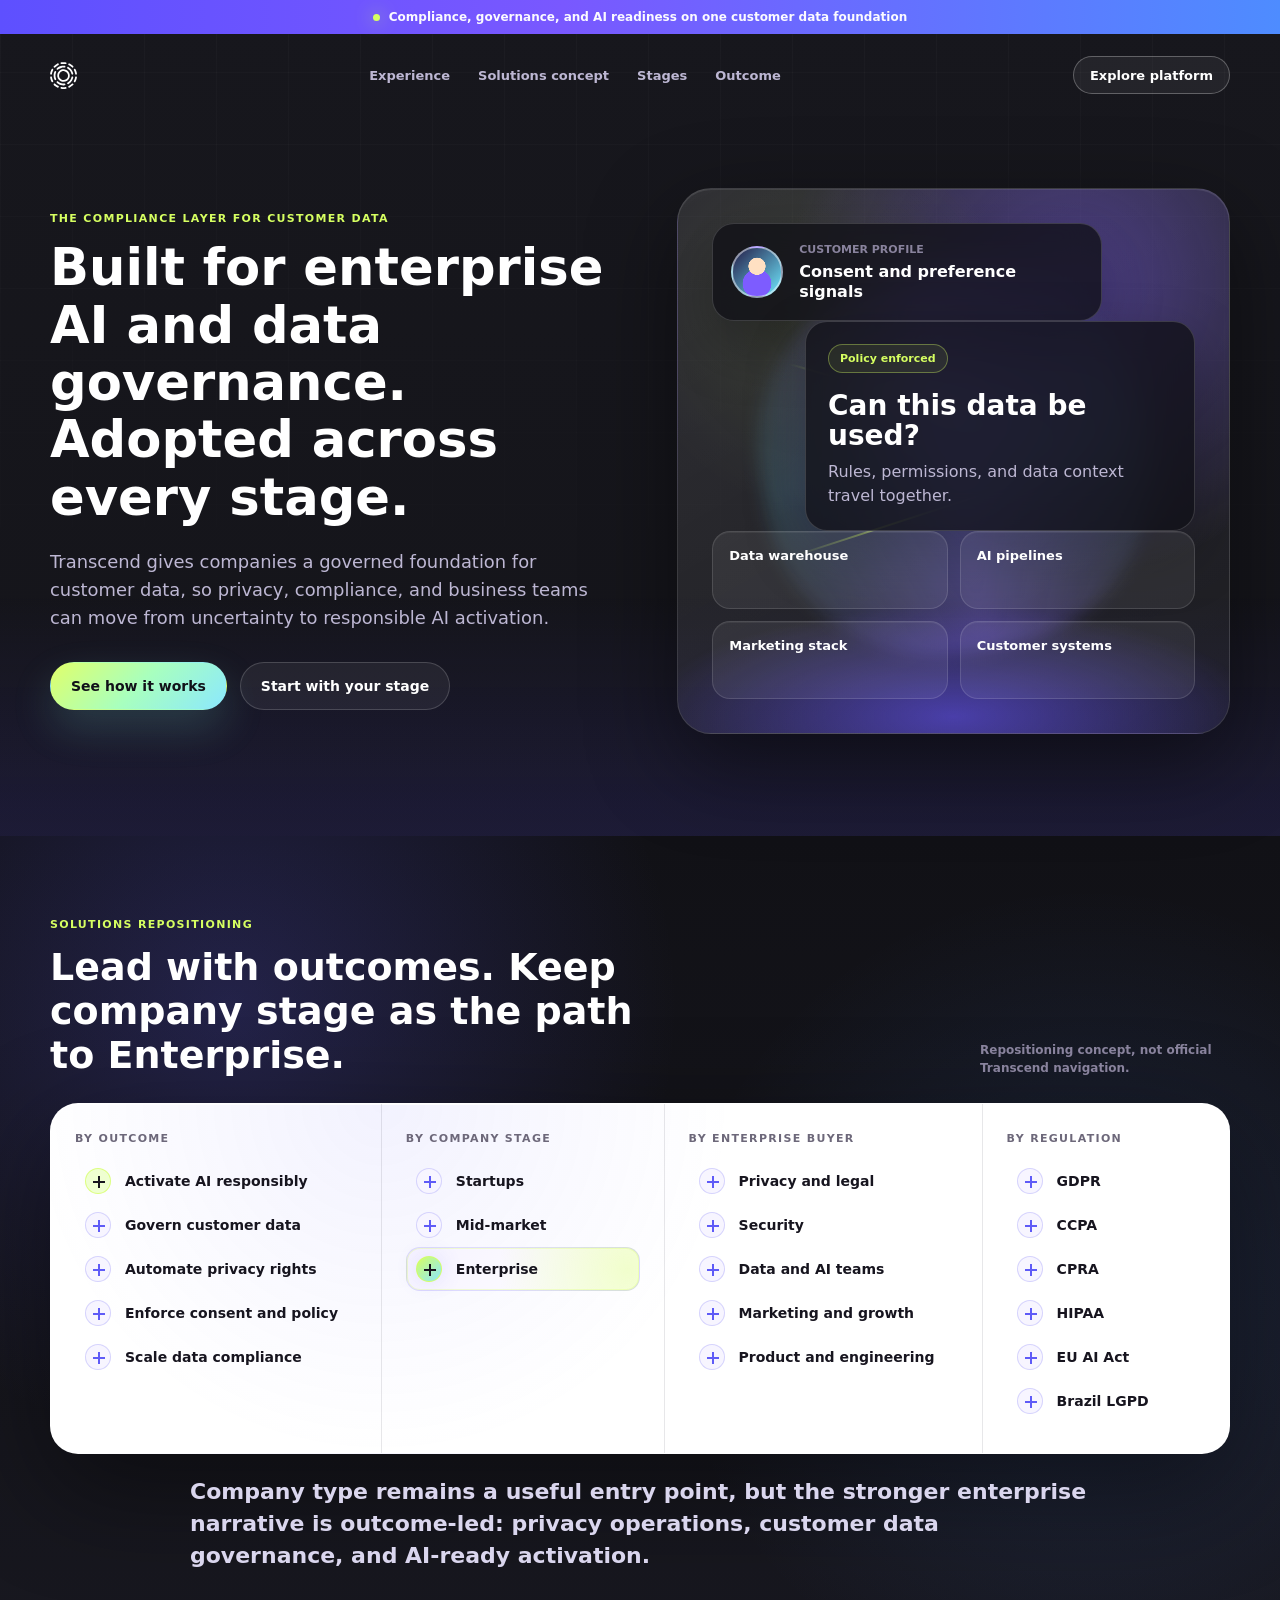
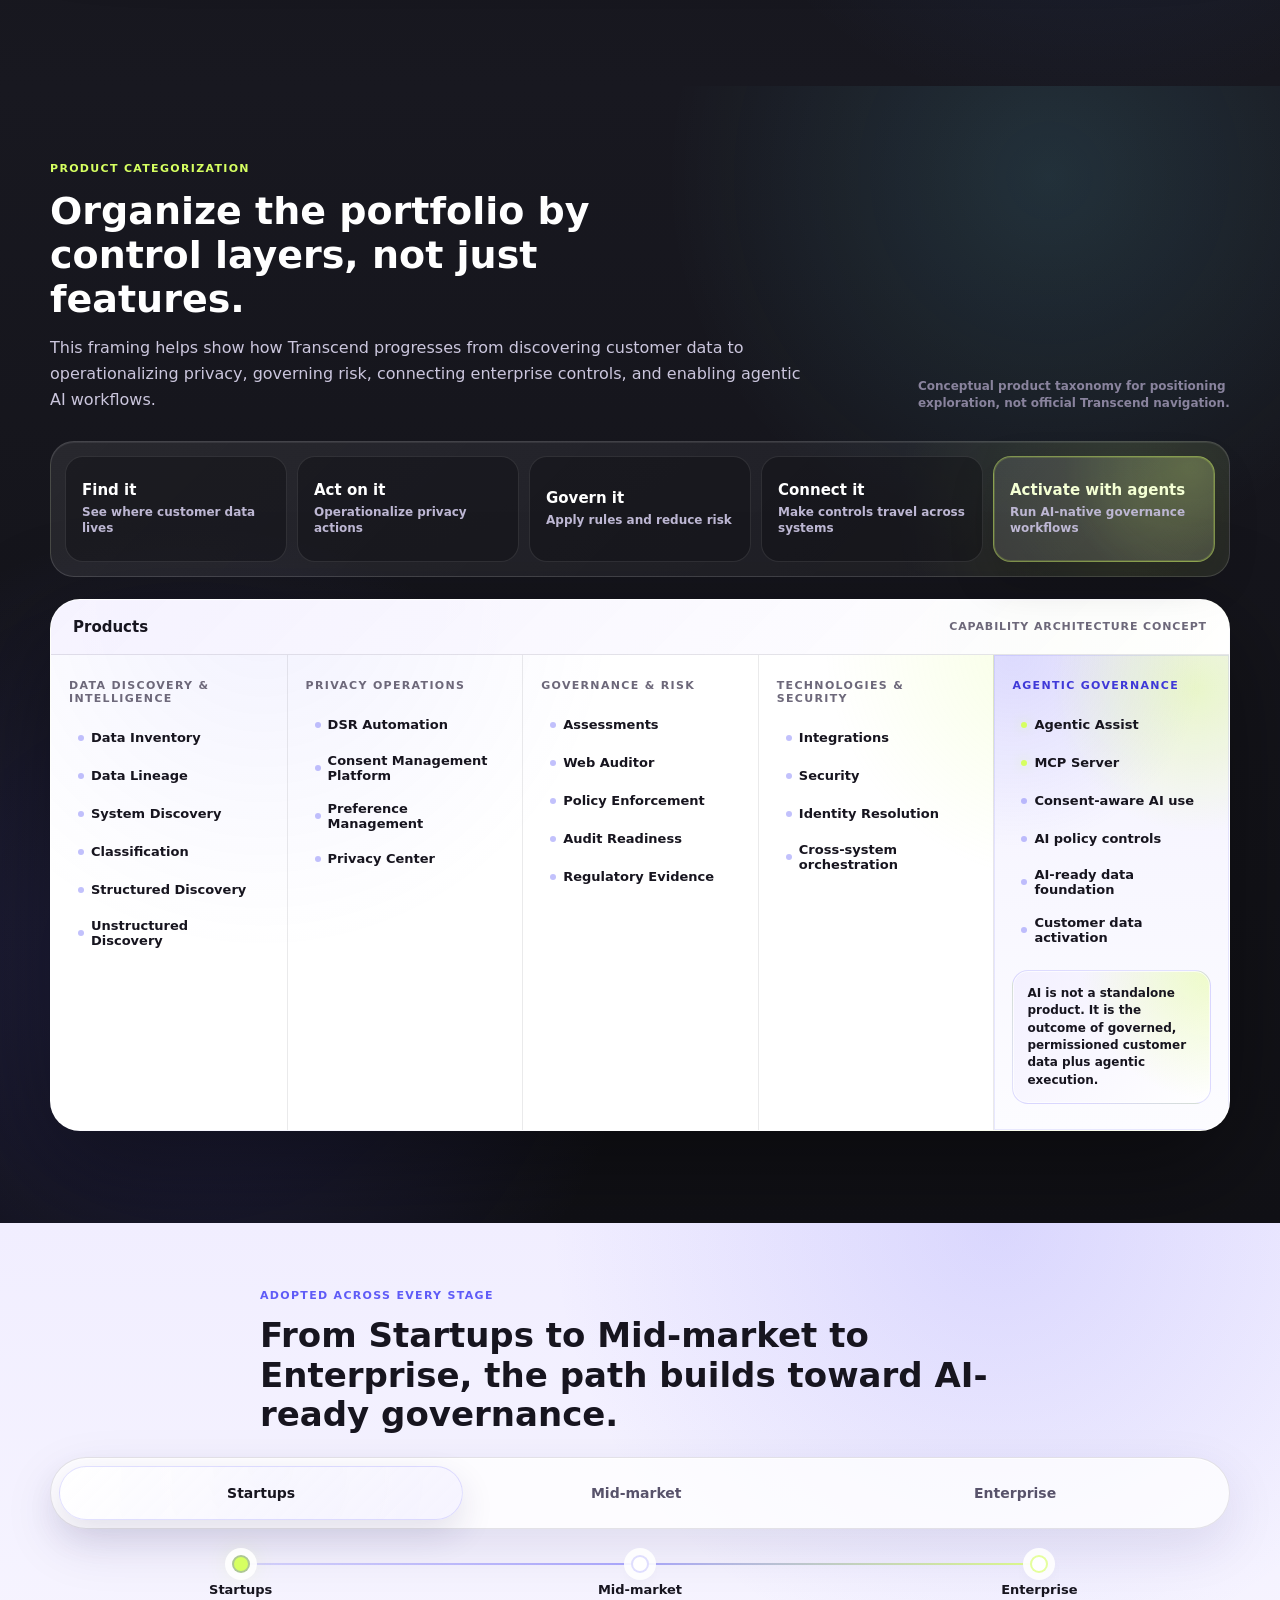
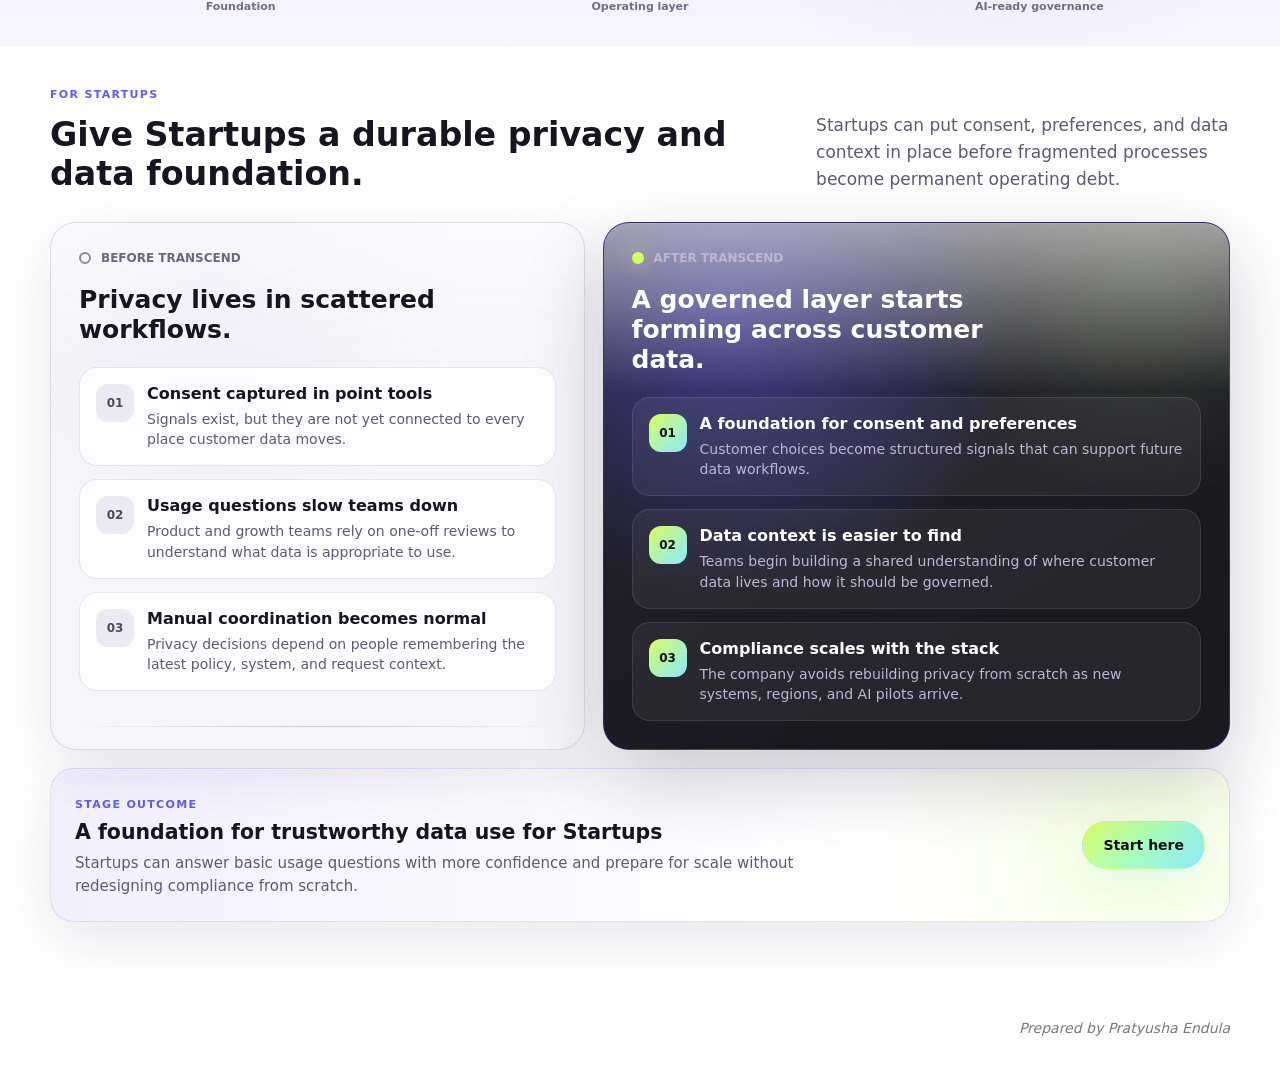
<file: index.html>
<!DOCTYPE html>
<html lang="en">
  <head>
    <meta charset="UTF-8" />
    <meta name="viewport" content="width=device-width, initial-scale=1.0" />
    <title>Transcend Experience | Compliance Layer for Enterprise AI</title>
    <meta
      name="description"
      content="An interactive product marketing experience showing how Transcend helps teams move from fragmented privacy workflows to an AI-ready compliance layer for customer data."
    />
    <link rel="stylesheet" href="style.css" />
  </head>
  <body>
    <div class="site-shell">
      <div class="announcement">
        <span class="announcement__dot"></span>
        <strong class="announcement__text">Compliance, governance, and AI readiness on one customer data foundation</strong>
      </div>

      <header class="nav" aria-label="Primary">
        <a class="brand" href="#" aria-label="Transcend experience home">
          <svg
            class="brand__logo"
            aria-hidden="true"
            viewBox="0 0 512 512"
            width="27"
            height="27"
            style="display:block;width:27px;height:27px;max-width:27px;max-height:27px;flex:0 0 27px;"
          >
            <path d="M234.5 2.6c-1.6.2-7 .9-12 1.5-14 1.7-18.3 4.1-21.7 11.8-3 6.6-1.8 12.3 3.6 17.8 2.3 2.3 5.5 4.5 7.1 4.9 1.7.4 7.3.2 12.5-.5 16.8-2.3 43.2-2.6 59.4-.6 16.1 2 20.1 1.6 24.6-2.2 4.2-3.5 6-7.3 6-12.8 0-15.6-10.2-19.4-53-20-12.9-.2-24.8-.1-26.5.1z"/>
            <path d="M137.3 31.1c-19.6 10.2-42.4 26.7-58.9 42.6-6.5 6.1-8.4 8.7-9.4 12.1-3.4 13 7.8 24.3 20.9 21 3.5-.9 6.4-2.9 12.5-8.8 15.9-15.1 29.3-24.9 49.8-36.3 9.2-5.1 11.7-7.1 13.5-10.3 6.4-11.2-2.1-25.4-15.3-25.4-2.1 0-7 1.9-13.1 5.1z"/>
            <path d="M354.5 28.8c-7.3 4.7-10.2 11.3-8.4 18.8 1.4 5.5 5.7 9.8 14.3 14.1 16.4 8.3 32.4 19.6 49.3 35 5.6 5.1 11.4 9.8 12.8 10.3 6.4 2.4 15.5-.4 19.5-6 2.8-3.9 3.7-11.3 2-16.4-.8-2.5-4-6.3-10.3-12.1-17.2-15.7-34.1-28.1-53.7-39-9-5.1-11.4-6-16.5-6.3-4.6-.2-6.7.1-9 1.6z"/>
            <path d="M231 71.4c-37.2 5.4-74.8 22.9-100.1 46.7-7.3 6.9-8.7 14.8-3.9 22.7 2.9 4.8 7.5 7.2 13.8 7.2 6.4 0 7.5-.6 17.2-8.5 19.9-16.5 40.9-26.6 67.2-32.7 7.8-1.8 13-2.1 32.3-2.3 25.1-.3 27.1-.7 31.4-6.1 7-8.9 3.3-22.2-7.4-26.5-4.5-1.8-38.8-2.1-50.5-.5z"/>
            <path d="M333.5 93.5c-4.4 2.4-6.6 4.6-8.1 8.2-3.1 7.2-.4 17.4 5.4 21 13.4 8.3 23.3 15.6 31.5 23.3 21.6 20.4 37.1 46.9 43.8 75 1.9 8 2.8 10.1 5.9 13.2 7 7.1 16.9 7.1 24.1-.1 6.5-6.5 6.3-12.8-1.2-35.6-13.7-41.7-42.3-77.6-80.2-101-9-5.6-15.9-6.9-21.2-4z"/>
            <path d="M36.3 131.5c-3.4 2.1-5 4.2-9.2 12.4-13.4 26.1-26 70.2-23.7 82.6 1 4.9 6.7 10.8 12.2 12.5 8.5 2.6 19.5-4.1 20.9-12.7 3.4-21.6 9.9-42.8 18.8-61.8 5.4-11.3 6.1-13.8 6.2-19 0-4.7-.5-6.7-2.3-9.3-5.1-7.1-15.3-9.2-22.9-4.7z"/>
            <path d="M463.5 130.3c-5.4 2.2-7.3 3.6-9.5 7.1-3.3 5.5-2.9 11.8 1.3 20.2 8.7 17.3 16.4 40.9 20.3 61.9.9 4.9 2.2 10.2 3 11.7 3.5 6.7 13.1 10.4 20.7 7.9 4.5-1.5 9.3-6.8 10.6-11.8 3.3-11.7-12.8-65.7-26.4-88.8-4.2-7.3-13.2-11-20-8.2z"/>
            <path d="M236.6 139.6c-26.2 4.7-46 15.3-65.1 34.8-16 16.3-25.1 32.3-30.6 53.3-13.9 54 12.7 110.8 63.6 135.8 64.9 32 144.2-1.7 165.9-70.3 18-57.1-8.7-118.2-62.7-143.7-21.9-10.4-48.2-14-71.1-9.9zm35.6 33.8c34.5 6.8 61 32.6 68 66.3 6.4 31.1-5 63-29.7 82.9-39.6 31.9-97.1 23.1-124.9-19-6.3-9.6-9-15.4-11.7-25.6-11-41.9 12.9-86.7 54.1-101.2 13.4-4.7 30.5-6 44.2-3.4z"/>
            <path d="M97.5 169.9c-9 2.2-13.5 9.3-20.8 32.7-5.8 18.3-7.2 29-7.2 53.9 0 25.9 1.5 36.1 8.2 57 5.2 16.3 9.6 24.9 13.9 27.6 8.4 5.1 19.1 2.7 23.9-5.5 3.5-6 3.2-10.6-1.4-22.2-14.9-37.1-14.7-78.5.4-114.9 3.6-8.8 4.2-13.4 2.4-18.2-2.8-7.5-11.8-12.2-19.4-10.4z"/>
            <path d="M11.4 275.8c-4.4 2.8-7.6 7.7-8.1 12.6-.6 5 2.5 21.9 6.7 37 6.9 24.4 18.5 50.6 24.4 55.1 8.4 6.4 21 3.6 25.5-5.8 2.9-6 2.6-9.1-1.5-17.7-9.7-20-16.4-40.3-20.4-61.3-2.3-12.4-3.7-15.6-8.2-18.8-4.5-3.3-14.1-3.8-18.4-1.1z"/>
            <path d="M416.2 275.7c-5.1 2.5-7.8 6.9-10 16.3-4.3 18-13.4 37.9-24.5 53.7-11 15.6-30.7 33.6-46.5 42.5-2.9 1.7-6.5 4.6-8 6.6-2.3 3-2.7 4.5-2.7 9.8 0 7 1.7 10.2 7.5 14.1 2.4 1.7 4.7 2.3 8.9 2.3 4.9 0 6.6-.6 14-5 13-7.9 22.6-15.5 34.6-27.5 22.8-22.8 37.8-47.6 47.1-78.2 4.7-15.7 5.3-22.5 2.2-27.8-3.4-5.7-8-8.5-14.2-8.5-2.8 0-6.6.8-8.4 1.7z"/>
            <path d="M486.4 275.9c-7.4 3.4-8.7 6-12.5 25.6-2.8 14.5-9.5 34.6-16.9 50.4-7.6 16.1-7.7 20.6-.8 27.7 6.3 6.6 17.3 6.6 23.7 0 5.5-5.7 17.4-33.4 23.5-54.9 3.8-13.2 6.9-30.5 6.4-35.8-.6-5.9-3.9-10.6-9.2-13-5.2-2.3-9-2.3-14.2 0z"/>
            <path d="M134.4 366.9c-7.6 3.5-11.7 11.9-9.4 19.6 1.6 5.5 12.3 15.6 27.3 25.6 33.3 22.3 72.4 33.3 111.7 31.5 15.6-.7 19.2-1.5 23.3-5.3 4.1-3.9 5.7-7.5 5.7-12.5 0-6-3.5-11.6-8.9-14.5-4.2-2.2-5-2.2-19-1.6-17.2.7-30.7-.6-46.6-4.7-21.3-5.3-43-16.3-59.5-30.2-12.3-10.2-16.5-11.6-24.6-7.9z"/>
            <path d="M76.5 408.3c-7.2 4.1-10.4 13.3-7.1 21 2.8 6.7 26.4 27.3 46.1 40.3 17.7 11.6 29.3 17.4 34.9 17.4 11.5 0 19.6-10 16.7-20.8-1.7-6-4.3-8.6-14.4-14-19-10.1-34.4-21.2-49.9-36-4.8-4.5-9.9-8.7-11.3-9.2-4.4-1.7-10.7-1.1-15 1.3z"/>
            <path d="M420.5 407.7c-1.6.9-6.9 5.3-11.6 9.8-13.9 13.3-32.3 26.4-51.8 36.6-8.2 4.3-11.5 9-11.5 16.3 0 10.3 7.6 17.2 18 16.4 11.6-1 46-23.5 69.3-45.4 12-11.2 14.3-17.3 10-26.1-3.9-8-14.7-11.7-22.4-7.6z"/>
            <path d="M207 477.1c-5.9 3.7-8.2 7.7-8.2 14.5 0 7.5 5.5 14.4 13 16.3 20.8 5.3 81.9 4.5 93.1-1.3 1.6-.9 4.3-3.3 5.8-5.3 2.4-3.1 2.8-4.6 2.8-9.8 0-5.1-.4-6.7-2.7-9.7-1.5-1.9-4.4-4.3-6.4-5.3-4-1.9-7.1-1.8-26.9.5-10.3 1.2-31.8 1.2-42 0-4.4-.6-11.8-1.2-16.5-1.6-7.6-.5-8.9-.3-12 1.7z"/>
          </svg>
          <span class="sr-only">Transcend</span>
        </a>
        <nav class="nav__links" aria-label="Page sections">
          <a href="#experience">Experience</a>
          <a href="#solutions-concept">Solutions concept</a>
          <a href="#stages">Stages</a>
          <a href="#outcome">Outcome</a>
        </nav>
        <a class="nav__cta" href="#experience" data-enterprise-trigger="true">Explore platform</a>
      </header>

      <main>
        <section class="hero" aria-labelledby="hero-title">
          <div class="hero__content">
            <p class="eyebrow">The compliance layer for customer data</p>
            <h1 id="hero-title">Built for enterprise AI and data governance. Adopted across every stage.</h1>
            <p class="hero__subtext">
              Transcend gives companies a governed foundation for customer data, so privacy, compliance,
              and business teams can move from uncertainty to responsible AI activation.
            </p>
            <div class="hero__actions">
              <a class="button button--primary" href="#experience">See how it works</a>
              <a class="button button--ghost" href="#stages">Start with your stage</a>
            </div>
          </div>

          <div class="hero-visual" aria-label="Governed customer data foundation diagram">
            <div class="visual-card visual-card--profile">
              <div class="avatar"></div>
              <div>
                <span class="label">Customer profile</span>
                <strong>Consent and preference signals</strong>
              </div>
            </div>
            <div class="visual-card visual-card--policy">
              <span class="status-pill">Policy enforced</span>
              <h2>Can this data be used?</h2>
              <p>Rules, permissions, and data context travel together.</p>
            </div>
            <div class="system-grid" aria-hidden="true">
              <span>Data warehouse</span>
              <span>AI pipelines</span>
              <span>Marketing stack</span>
              <span>Customer systems</span>
            </div>
            <div class="signal-line signal-line--one"></div>
            <div class="signal-line signal-line--two"></div>
          </div>
        </section>

        <section id="solutions-concept" class="menu-concept" aria-labelledby="menu-concept-title">
          <div class="menu-concept__heading">
            <div>
              <p class="eyebrow">Solutions repositioning</p>
              <h2 id="menu-concept-title">Lead with outcomes. Keep company stage as the path to Enterprise.</h2>
            </div>
            <span>Repositioning concept, not official Transcend navigation.</span>
          </div>

          <div class="mega-menu" aria-label="Proposed Solutions navigation">
            <div class="mega-column">
              <p class="mega-label">By outcome</p>
              <button class="mega-item" type="button" data-menu-action="enterprise-ai">
                <span class="menu-icon menu-icon--spark" aria-hidden="true"></span>
                <span>Activate AI responsibly</span>
              </button>
              <button class="mega-item" type="button">
                <span class="menu-icon" aria-hidden="true"></span>
                <span>Govern customer data</span>
              </button>
              <button class="mega-item" type="button">
                <span class="menu-icon" aria-hidden="true"></span>
                <span>Automate privacy rights</span>
              </button>
              <button class="mega-item" type="button">
                <span class="menu-icon" aria-hidden="true"></span>
                <span>Enforce consent and policy</span>
              </button>
              <button class="mega-item" type="button">
                <span class="menu-icon" aria-hidden="true"></span>
                <span>Scale data compliance</span>
              </button>
            </div>

            <div class="mega-column">
              <p class="mega-label">By company stage</p>
              <button class="mega-item" type="button" data-menu-action="early">
                <span class="menu-icon" aria-hidden="true"></span>
                <span>Startups</span>
              </button>
              <button class="mega-item" type="button" data-menu-action="scaling">
                <span class="menu-icon" aria-hidden="true"></span>
                <span>Mid-market</span>
              </button>
              <button
                class="mega-item mega-item--destination"
                type="button"
                data-menu-action="enterprise-infrastructure"
                data-enterprise-trigger="true"
              >
                <span class="menu-icon menu-icon--destination" aria-hidden="true"></span>
                <span>Enterprise</span>
              </button>
            </div>

            <div class="mega-column">
              <p class="mega-label">By enterprise buyer</p>
              <button class="mega-item" type="button">
                <span class="menu-icon" aria-hidden="true"></span>
                <span>Privacy and legal</span>
              </button>
              <button class="mega-item" type="button">
                <span class="menu-icon" aria-hidden="true"></span>
                <span>Security</span>
              </button>
              <button class="mega-item" type="button">
                <span class="menu-icon" aria-hidden="true"></span>
                <span>Data and AI teams</span>
              </button>
              <button class="mega-item" type="button">
                <span class="menu-icon" aria-hidden="true"></span>
                <span>Marketing and growth</span>
              </button>
              <button class="mega-item" type="button">
                <span class="menu-icon" aria-hidden="true"></span>
                <span>Product and engineering</span>
              </button>
            </div>

            <div class="mega-column">
              <p class="mega-label">By regulation</p>
              <button class="mega-item" type="button">
                <span class="menu-icon" aria-hidden="true"></span>
                <span>GDPR</span>
              </button>
              <button class="mega-item" type="button">
                <span class="menu-icon" aria-hidden="true"></span>
                <span>CCPA</span>
              </button>
              <button class="mega-item" type="button">
                <span class="menu-icon" aria-hidden="true"></span>
                <span>CPRA</span>
              </button>
              <button class="mega-item" type="button">
                <span class="menu-icon" aria-hidden="true"></span>
                <span>HIPAA</span>
              </button>
              <button class="mega-item" type="button">
                <span class="menu-icon" aria-hidden="true"></span>
                <span>EU AI Act</span>
              </button>
              <button class="mega-item" type="button">
                <span class="menu-icon" aria-hidden="true"></span>
                <span>Brazil LGPD</span>
              </button>
            </div>
          </div>

          <p class="menu-note">
            Company type remains a useful entry point, but the stronger enterprise narrative is
            outcome-led: privacy operations, customer data governance, and AI-ready activation.
          </p>
        </section>

        <section
          id="product-categorization"
          class="product-categorization"
          aria-labelledby="product-categorization-title"
        >
          <div class="product-categorization__heading">
            <div>
              <p class="eyebrow">PRODUCT CATEGORIZATION</p>
              <h2 id="product-categorization-title">
                Organize the portfolio by control layers, not just features.
              </h2>
              <p>
                This framing helps show how Transcend progresses from discovering customer data to
                operationalizing privacy, governing risk, connecting enterprise controls, and
                enabling agentic AI workflows.
              </p>
            </div>
            <span>Conceptual product taxonomy for positioning exploration, not official Transcend navigation.</span>
          </div>

          <div class="product-journey" aria-label="Products platform journey">
            <button class="journey-step" type="button" data-product-target="discovery">
              <strong>Find it</strong>
              <small>See where customer data lives</small>
            </button>
            <button class="journey-step" type="button" data-product-target="operations">
              <strong>Act on it</strong>
              <small>Operationalize privacy actions</small>
            </button>
            <button class="journey-step" type="button" data-product-target="governance">
              <strong>Govern it</strong>
              <small>Apply rules and reduce risk</small>
            </button>
            <button class="journey-step" type="button" data-product-target="technology">
              <strong>Connect it</strong>
              <small>Make controls travel across systems</small>
            </button>
            <button
              class="journey-step journey-step--highlight is-linked"
              type="button"
              data-product-target="ai"
            >
              <strong>Activate with agents</strong>
              <small>Run AI-native governance workflows</small>
            </button>
          </div>

          <div class="products-dropdown-preview" aria-label="Proposed Products navigation">
            <div class="products-preview__bar">
              <span>Products</span>
              <small>CAPABILITY ARCHITECTURE CONCEPT</small>
            </div>

            <div class="products-grid">
              <div class="product-column" data-product-category="discovery" tabindex="0">
                <p class="mega-label">DATA DISCOVERY & INTELLIGENCE</p>
                <button class="product-item" type="button">Data Inventory</button>
                <button class="product-item" type="button">Data Lineage</button>
                <button class="product-item" type="button">System Discovery</button>
                <button class="product-item" type="button">Classification</button>
                <button class="product-item" type="button">Structured Discovery</button>
                <button class="product-item" type="button">Unstructured Discovery</button>
              </div>

              <div class="product-column" data-product-category="operations" tabindex="0">
                <p class="mega-label">PRIVACY OPERATIONS</p>
                <button class="product-item" type="button">DSR Automation</button>
                <button class="product-item" type="button">Consent Management Platform</button>
                <button class="product-item" type="button">Preference Management</button>
                <button class="product-item" type="button">Privacy Center</button>
              </div>

              <div class="product-column" data-product-category="governance" tabindex="0">
                <p class="mega-label">GOVERNANCE & RISK</p>
                <button class="product-item" type="button">Assessments</button>
                <button class="product-item" type="button">Web Auditor</button>
                <button class="product-item" type="button">Policy Enforcement</button>
                <button class="product-item" type="button">Audit Readiness</button>
                <button class="product-item" type="button">Regulatory Evidence</button>
              </div>

              <div class="product-column" data-product-category="technology" tabindex="0">
                <p class="mega-label">TECHNOLOGIES & SECURITY</p>
                <button class="product-item" type="button">Integrations</button>
                <button class="product-item" type="button">Security</button>
                <button class="product-item" type="button">Identity Resolution</button>
                <button class="product-item" type="button">Cross-system orchestration</button>
              </div>

              <div class="product-column product-column--highlight product-column--agentic is-linked" data-product-category="ai" tabindex="0">
                <p class="mega-label">AGENTIC GOVERNANCE</p>
                <button class="product-item product-item--priority" type="button">Agentic Assist</button>
                <button class="product-item product-item--priority" type="button">MCP Server</button>
                <button class="product-item" type="button">Consent-aware AI use</button>
                <button class="product-item" type="button">AI policy controls</button>
                <button class="product-item" type="button">AI-ready data foundation</button>
                <button class="product-item" type="button">Customer data activation</button>
                <p class="product-insight">
                  AI is not a standalone product. It is the outcome of governed, permissioned
                  customer data plus agentic execution.
                </p>
              </div>
            </div>
          </div>
        </section>

        <section id="stages" class="stage-section" aria-labelledby="stage-title">
          <div class="section-heading">
            <p class="eyebrow">Adopted across every stage</p>
            <h2 id="stage-title">
              From Startups to Mid-market to Enterprise, the path builds toward AI-ready governance.
            </h2>
          </div>

          <div class="stage-control" role="tablist" aria-label="Company stage selector">
            <button class="stage-tab" type="button" role="tab" aria-selected="true" data-stage="early">
              Startups
            </button>
            <button class="stage-tab" type="button" role="tab" aria-selected="false" data-stage="scaling">
              Mid-market
            </button>
            <button
              class="stage-tab stage-tab--enterprise"
              type="button"
              role="tab"
              aria-selected="false"
              data-stage="enterprise"
              data-enterprise-trigger="true"
            >
              Enterprise
            </button>
          </div>

          <div class="stage-path" aria-hidden="true">
            <div class="stage-path__step is-active" data-path="early">
              <span></span>
              <p>
                <strong>Startups</strong>
                <small>Foundation</small>
              </p>
            </div>
            <div class="stage-path__step" data-path="scaling">
              <span></span>
              <p>
                <strong>Mid-market</strong>
                <small>Operating layer</small>
              </p>
            </div>
            <div class="stage-path__step stage-path__step--destination" data-path="enterprise">
              <span></span>
              <p>
                <strong>Enterprise</strong>
                <small>AI-ready governance</small>
              </p>
            </div>
          </div>
        </section>

        <section id="experience" class="experience" aria-labelledby="experience-title">
          <div class="experience__intro">
            <div>
              <p class="eyebrow" id="stage-kicker">For Startups</p>
              <h2 id="experience-title">Give Startups a durable privacy and data foundation.</h2>
            </div>
            <p id="stage-description">
              Startups can put consent, preferences, and data context in place before
              fragmented processes become permanent operating debt.
            </p>
          </div>

          <div class="comparison-grid" id="comparison-grid">
            <article class="comparison-card comparison-card--before" aria-labelledby="before-title">
              <div class="card-topline">
                <span class="card-icon card-icon--before" aria-hidden="true"></span>
                <span>Before Transcend</span>
              </div>
              <h3 id="before-title">Privacy lives in scattered workflows.</h3>
              <div class="point-list" id="before-points"></div>
            </article>

            <article class="comparison-card comparison-card--after" aria-labelledby="after-title">
              <div class="card-topline">
                <span class="card-icon card-icon--after" aria-hidden="true"></span>
                <span>After Transcend</span>
              </div>
              <h3 id="after-title">A governed layer starts forming across customer data.</h3>
              <div class="point-list" id="after-points"></div>
            </article>
          </div>

          <aside class="stage-outcome" id="outcome" aria-live="polite">
            <div class="outcome-copy">
              <span class="outcome-label">Stage outcome</span>
              <h3 id="outcome-title">A foundation for trustworthy data use for Startups</h3>
              <p id="outcome-copy">
                Startups can answer basic usage questions with more confidence and prepare
                for scale without redesigning compliance from scratch.
              </p>
            </div>
            <a class="button button--primary" id="stage-cta" href="#experience" data-enterprise-trigger="true">Start here</a>
          </aside>
        </section>
      </main>

      <footer class="page-credit" aria-label="Prepared by">
        <p class="page-credit__inner">Prepared by Pratyusha Endula</p>
      </footer>
    </div>

    <audio id="pulseAudio" src="transcend-pulse.mp3" preload="auto"></audio>
    <script src="script.js"></script>
  </body>
</html>
</file>
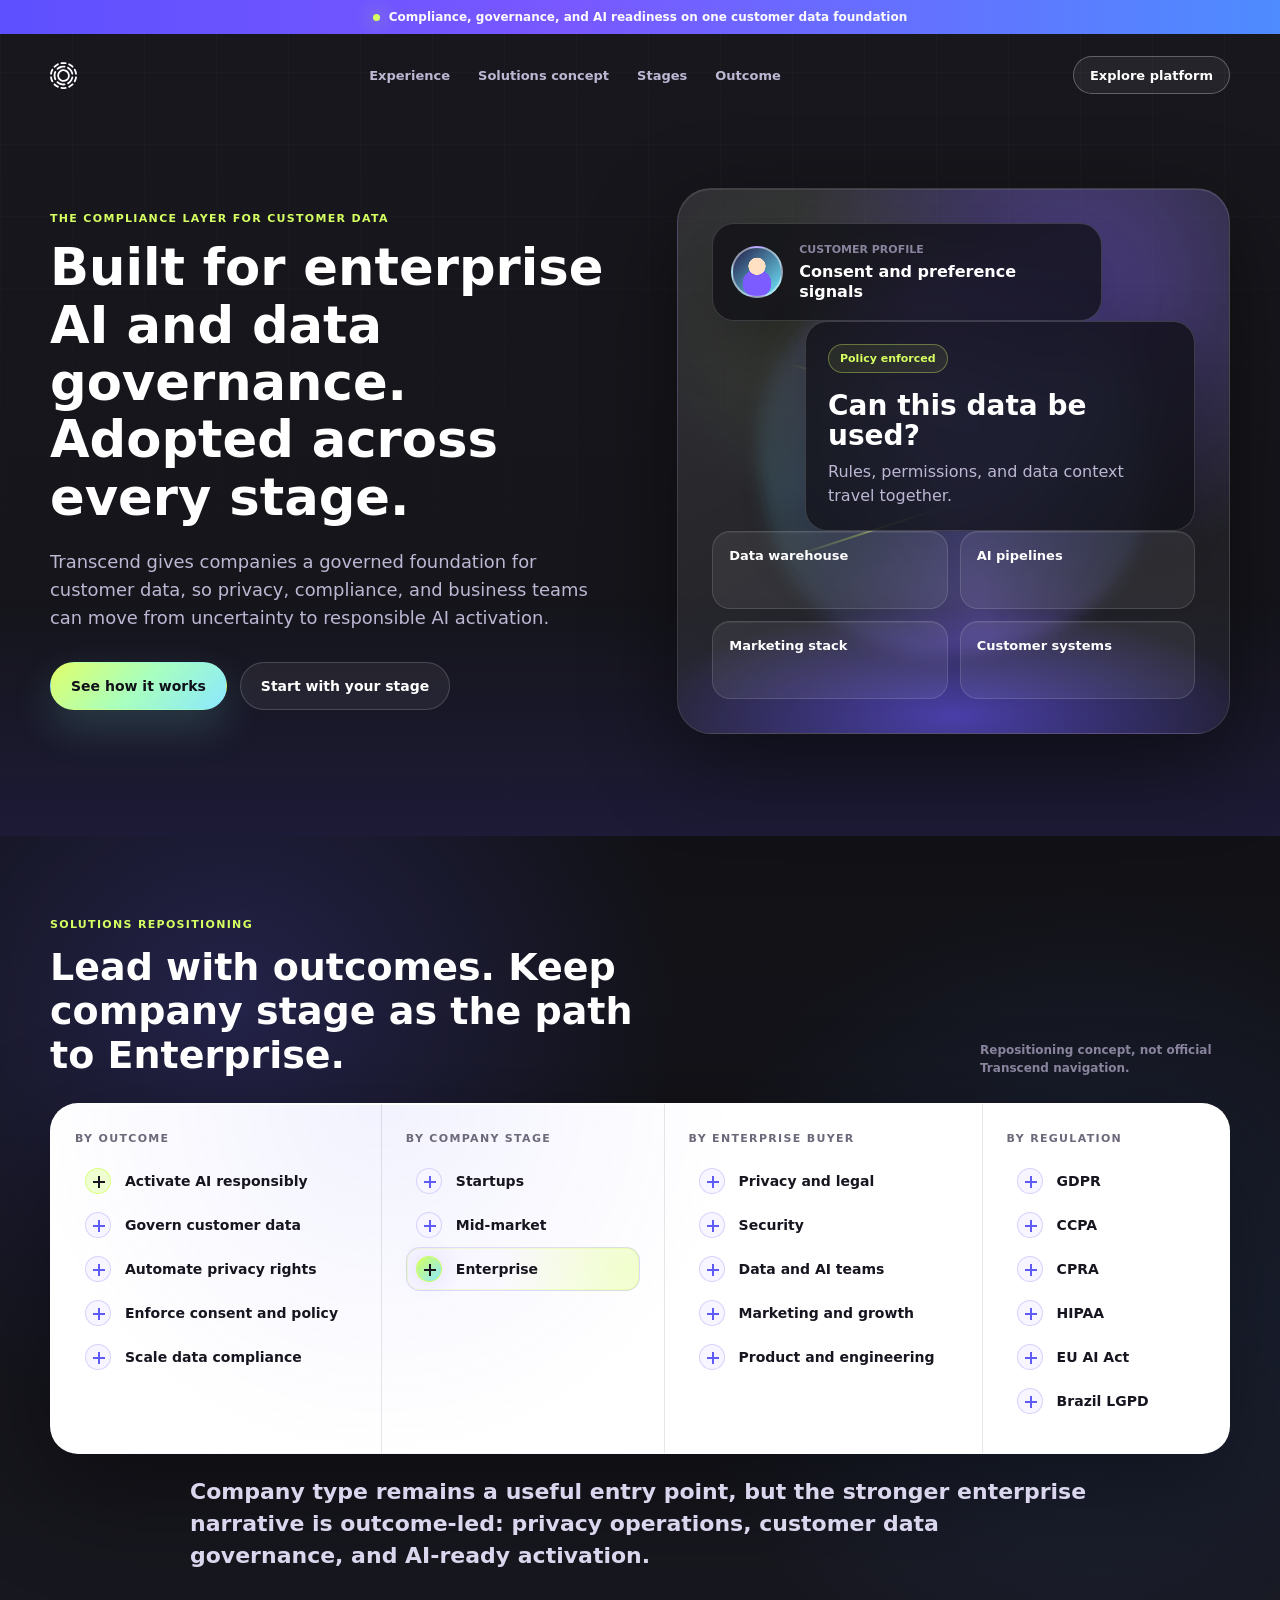
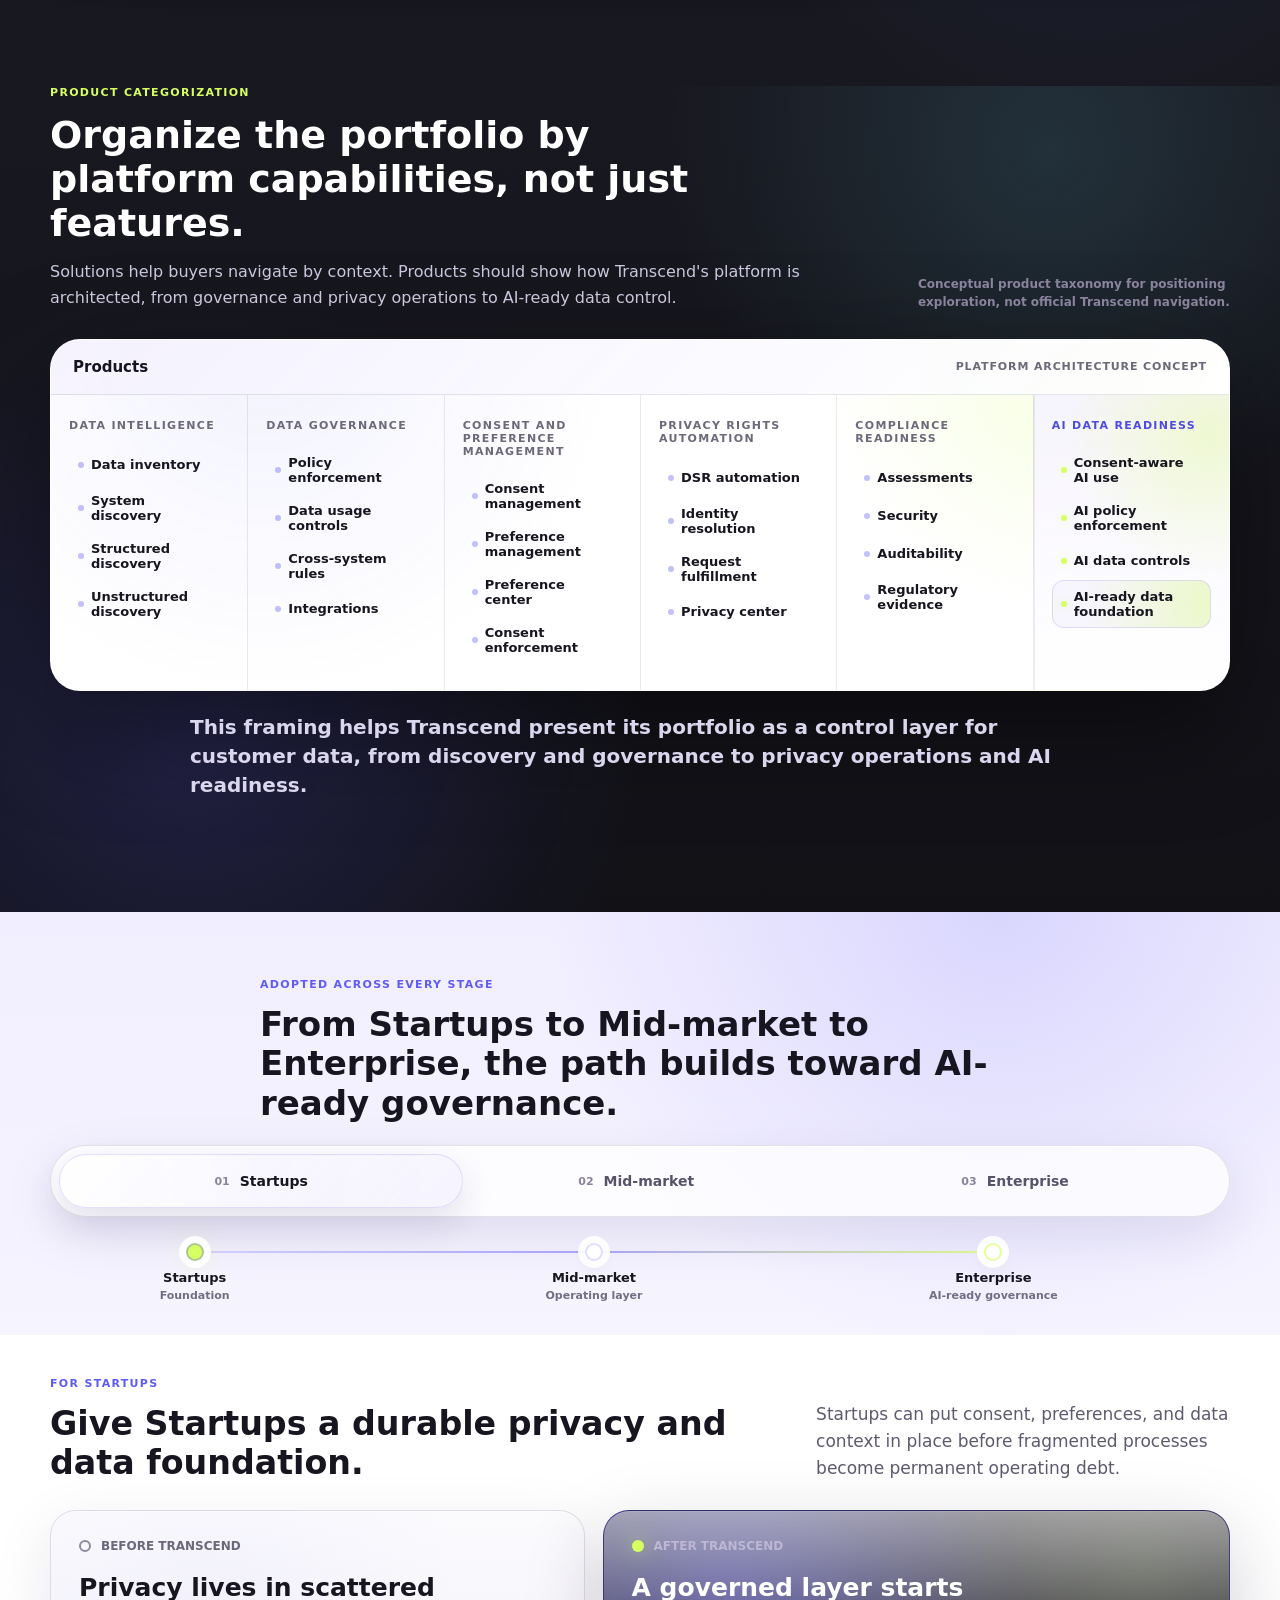
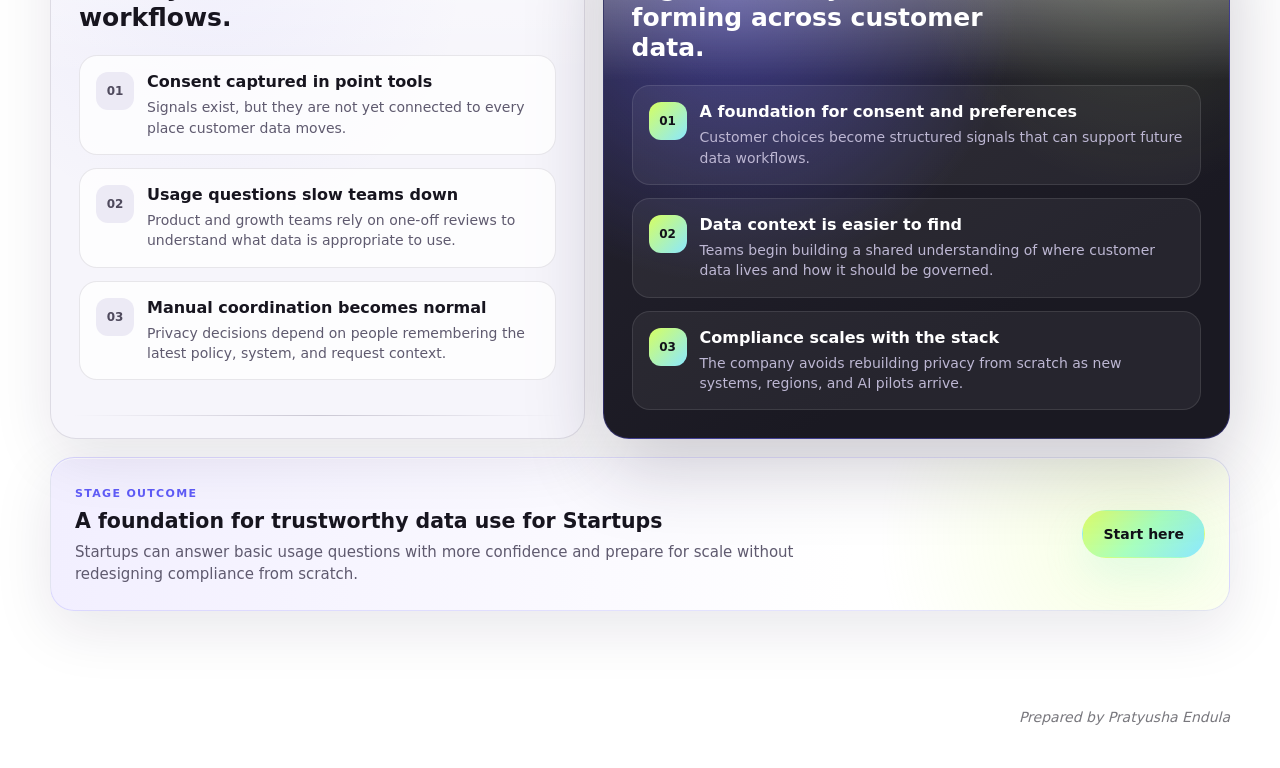
<file: index-standalone.html>
<!DOCTYPE html>
<html lang="en">
  <head>
    <meta charset="UTF-8" />
    <meta name="viewport" content="width=device-width, initial-scale=1.0" />
    <title>Transcend Experience | Compliance Layer for Enterprise AI</title>
    <meta
      name="description"
      content="An interactive product marketing experience showing how Transcend helps teams move from fragmented privacy workflows to an AI-ready compliance layer for customer data."
    />
    <style>
:root {
  color-scheme: dark;
  --bg: #15151a;
  --bg-deeper: #0e0e13;
  --surface: rgba(255, 255, 255, 0.06);
  --surface-strong: rgba(255, 255, 255, 0.11);
  --line: rgba(255, 255, 255, 0.14);
  --line-strong: rgba(174, 159, 255, 0.48);
  --text: #f6f3ff;
  --muted: #bdb7d3;
  --soft: #89839d;
  --violet: #7d5cff;
  --violet-strong: #a794ff;
  --blue: #4f8cff;
  --cyan: #70e8ff;
  --green: #d6ff61;
  --neutral-accent: #8f8a9e;
  --paper: #f6f4ff;
  --paper-plain: #ffffff;
  --ink: #17151f;
  --ink-muted: #5f5a6f;
  --shadow: 0 28px 90px rgba(0, 0, 0, 0.46);
  --radius-lg: 26px;
  --radius-md: 18px;
  --radius-sm: 12px;
  --max: 1180px;
}

* {
  box-sizing: border-box;
}

html {
  scroll-behavior: smooth;
}

body {
  margin: 0;
  min-height: 100vh;
  color: var(--text);
  background:
    radial-gradient(circle at 52% -12%, rgba(109, 85, 255, 0.34), transparent 31rem),
    radial-gradient(circle at 82% 38%, rgba(55, 120, 255, 0.18), transparent 26rem),
    linear-gradient(180deg, #17171d 0%, #101015 54%, #15151a 100%);
  font-family:
    Inter, ui-sans-serif, system-ui, -apple-system, BlinkMacSystemFont, "Segoe UI", sans-serif;
}

body::before {
  position: fixed;
  inset: 0;
  z-index: -2;
  pointer-events: none;
  content: "";
  background-image:
    linear-gradient(rgba(255, 255, 255, 0.025) 1px, transparent 1px),
    linear-gradient(90deg, rgba(255, 255, 255, 0.025) 1px, transparent 1px);
  background-size: 72px 72px;
  mask-image: linear-gradient(to bottom, black, transparent 78%);
}

body::after {
  position: fixed;
  inset: auto 0 0;
  z-index: -1;
  height: 34vh;
  pointer-events: none;
  content: "";
  background: linear-gradient(180deg, transparent, rgba(90, 76, 255, 0.16));
}

a {
  color: inherit;
  text-decoration: none;
}

button,
a {
  -webkit-tap-highlight-color: transparent;
}

.site-shell {
  width: 100%;
  margin: 0 auto;
  overflow: hidden;
}

.announcement {
  display: flex;
  align-items: center;
  justify-content: center;
  gap: 9px;
  min-height: 34px;
  padding: 8px 18px;
  color: #fbfaff;
  background: linear-gradient(90deg, #5e50ff 0%, #7958ff 44%, #4e8cff 100%);
  font-size: 12px;
  font-weight: 650;
}

.announcement__dot {
  width: 7px;
  height: 7px;
  flex: 0 0 auto;
  border-radius: 999px;
  background: var(--green);
  box-shadow: 0 0 18px rgba(214, 255, 97, 0.9);
}

.announcement__text {
  display: inline-block;
  width: auto;
  height: auto;
  max-width: min(720px, calc(100% - 32px));
  color: inherit;
  background: transparent;
  border-radius: 0;
  box-shadow: none;
  line-height: 1.25;
  text-align: center;
}

.nav {
  display: flex;
  align-items: center;
  justify-content: space-between;
  width: min(calc(100% - 40px), var(--max));
  margin: 0 auto;
  padding: 22px 0;
}

.brand {
  display: inline-flex;
  align-items: center;
  gap: 0;
  width: 27px;
  height: 27px;
  flex: 0 0 auto;
  color: #fff;
  font-size: 15px;
  font-weight: 760;
  overflow: hidden;
}

.brand__logo {
  display: block;
  width: 27px;
  height: 27px;
  max-width: 27px;
  max-height: 27px;
  flex: 0 0 27px;
  fill: currentColor;
}

.sr-only {
  position: absolute;
  width: 1px;
  height: 1px;
  padding: 0;
  margin: -1px;
  overflow: hidden;
  clip: rect(0, 0, 0, 0);
  white-space: nowrap;
  border: 0;
}

.nav__links {
  display: flex;
  align-items: center;
  gap: 28px;
  color: var(--muted);
  font-size: 13px;
  font-weight: 650;
}

.nav__links a,
.nav__cta {
  transition: color 180ms ease, border-color 180ms ease, background 180ms ease;
}

.nav__links a:hover {
  color: #fff;
}

.nav__cta {
  display: inline-flex;
  align-items: center;
  justify-content: center;
  min-height: 38px;
  padding: 0 16px;
  border: 1px solid rgba(255, 255, 255, 0.28);
  border-radius: 999px;
  color: #fff;
  font-size: 13px;
  font-weight: 720;
  background: rgba(255, 255, 255, 0.06);
}

.nav__cta:hover {
  border-color: rgba(214, 255, 97, 0.72);
  background: rgba(214, 255, 97, 0.1);
}

.hero {
  display: grid;
  grid-template-columns: minmax(0, 1.02fr) minmax(430px, 0.98fr);
  gap: 52px;
  align-items: center;
  width: min(calc(100% - 40px), var(--max));
  min-height: clamp(620px, calc(100vh - 180px), 760px);
  margin: 0 auto;
  padding: 58px 0 88px;
}

.hero__content {
  max-width: 660px;
}

.eyebrow {
  margin: 0 0 14px;
  color: var(--green);
  font-size: 11px;
  font-weight: 820;
  letter-spacing: 0.12em;
  text-transform: uppercase;
}

h1,
h2,
h3,
p {
  margin-top: 0;
}

h1 {
  max-width: 620px;
  margin-bottom: 22px;
  color: #fff;
  font-size: clamp(34px, 4vw, 54px);
  font-weight: 680;
  line-height: 1.12;
  letter-spacing: 0;
}

.hero__subtext {
  max-width: 650px;
  margin-bottom: 30px;
  color: var(--muted);
  font-size: clamp(16px, 1.4vw, 18px);
  line-height: 1.56;
}

.hero__actions {
  display: flex;
  flex-wrap: wrap;
  gap: 13px;
}

.button {
  display: inline-flex;
  align-items: center;
  justify-content: center;
  min-height: 48px;
  padding: 0 20px;
  border: 1px solid transparent;
  border-radius: 999px;
  font-size: 14px;
  font-weight: 790;
  transition:
    transform 180ms ease,
    border-color 180ms ease,
    background 180ms ease,
    box-shadow 180ms ease;
}

.button:hover {
  transform: translateY(-2px);
}

.button--primary {
  color: #111119;
  background: linear-gradient(135deg, #e0ff6a, #a8ffbe 50%, #8be8ff);
  box-shadow: 0 18px 42px rgba(127, 235, 218, 0.18);
}

.button--ghost {
  color: #fff;
  border-color: rgba(255, 255, 255, 0.17);
  background: rgba(255, 255, 255, 0.06);
}

.button--ghost:hover {
  border-color: rgba(255, 255, 255, 0.34);
  background: rgba(255, 255, 255, 0.1);
}

.hero-visual {
  position: relative;
  display: grid;
  min-height: 520px;
  padding: 34px;
  border: 1px solid rgba(255, 255, 255, 0.12);
  border-radius: 34px;
  background:
    radial-gradient(circle at 26% 24%, rgba(214, 255, 97, 0.09), transparent 12rem),
    radial-gradient(circle at 72% 18%, rgba(125, 92, 255, 0.42), transparent 18rem),
    linear-gradient(150deg, rgba(255, 255, 255, 0.11), rgba(255, 255, 255, 0.035));
  box-shadow: var(--shadow), inset 0 1px 0 rgba(255, 255, 255, 0.09);
  overflow: hidden;
}

.hero-visual::before {
  position: absolute;
  inset: 15%;
  content: "";
  border-radius: 44%;
  background:
    linear-gradient(90deg, transparent, rgba(136, 108, 255, 0.35), transparent),
    linear-gradient(180deg, transparent, rgba(111, 232, 255, 0.15), transparent);
  filter: blur(8px);
  transform: rotate(-10deg);
}

.hero-visual::after {
  position: absolute;
  inset: auto -8% -18%;
  height: 42%;
  content: "";
  background: radial-gradient(ellipse at center, rgba(101, 83, 255, 0.58), transparent 68%);
}

.visual-card {
  position: relative;
  z-index: 1;
  border: 1px solid rgba(255, 255, 255, 0.16);
  border-radius: 22px;
  background: rgba(16, 16, 22, 0.78);
  box-shadow: 0 24px 60px rgba(0, 0, 0, 0.28);
  backdrop-filter: blur(18px);
}

.visual-card--profile {
  display: flex;
  align-items: center;
  gap: 16px;
  width: min(88%, 390px);
  min-height: 98px;
  padding: 18px;
}

.avatar {
  width: 52px;
  height: 52px;
  flex: 0 0 auto;
  border: 2px solid rgba(255, 255, 255, 0.48);
  border-radius: 50%;
  background:
    radial-gradient(circle at 50% 38%, #ffe0c2 0 22%, transparent 23%),
    radial-gradient(circle at 50% 74%, #7d5cff 0 33%, transparent 34%),
    linear-gradient(135deg, #241c47, #6fe8ff);
}

.label {
  display: block;
  margin-bottom: 6px;
  color: var(--soft);
  font-size: 11px;
  font-weight: 750;
  text-transform: uppercase;
}

.visual-card strong {
  display: block;
  color: #fff;
  font-size: 16px;
  line-height: 1.25;
}

.visual-card--policy {
  align-self: center;
  justify-self: end;
  width: min(91%, 390px);
  padding: 22px;
}

.visual-card--policy h2 {
  margin: 18px 0 10px;
  color: #fff;
  font-size: 28px;
  line-height: 1.05;
}

.visual-card--policy p {
  margin: 0;
  color: var(--muted);
  line-height: 1.5;
}

.status-pill {
  display: inline-flex;
  padding: 7px 11px;
  border: 1px solid rgba(214, 255, 97, 0.35);
  border-radius: 999px;
  color: var(--green);
  background: rgba(214, 255, 97, 0.08);
  font-size: 11px;
  font-weight: 780;
}

.system-grid {
  position: relative;
  z-index: 1;
  display: grid;
  grid-template-columns: repeat(2, minmax(0, 1fr));
  gap: 12px;
  align-self: end;
}

.system-grid span {
  min-height: 78px;
  padding: 16px;
  border: 1px solid rgba(255, 255, 255, 0.13);
  border-radius: 18px;
  color: #fff;
  background: rgba(255, 255, 255, 0.065);
  font-size: 13px;
  font-weight: 720;
  box-shadow: inset 0 1px 0 rgba(255, 255, 255, 0.06);
}

.signal-line {
  position: absolute;
  z-index: 0;
  width: 58%;
  height: 2px;
  background: linear-gradient(90deg, transparent, rgba(214, 255, 97, 0.7), rgba(111, 232, 255, 0.58), transparent);
  transform-origin: center;
}

.signal-line--one {
  top: 40%;
  left: 19%;
  transform: rotate(16deg);
}

.signal-line--two {
  top: 58%;
  left: 20%;
  transform: rotate(-18deg);
}

.menu-concept {
  width: 100%;
  padding: 82px 0 92px;
  background:
    radial-gradient(circle at 18% 20%, rgba(95, 91, 247, 0.22), transparent 28rem),
    radial-gradient(circle at 85% 55%, rgba(79, 140, 255, 0.14), transparent 26rem),
    linear-gradient(180deg, #111116 0%, #181820 100%);
}

.menu-concept__heading,
.mega-menu,
.menu-note {
  width: min(calc(100% - 40px), var(--max));
  margin-right: auto;
  margin-left: auto;
}

.menu-concept__heading {
  display: flex;
  align-items: end;
  justify-content: space-between;
  gap: 40px;
  margin-bottom: 26px;
}

.menu-concept__heading h2 {
  max-width: 600px;
  margin-bottom: 0;
  color: #fff;
  font-size: clamp(28px, 3vw, 38px);
  font-weight: 680;
  line-height: 1.16;
  letter-spacing: 0;
}

.menu-concept__heading > span {
  max-width: 250px;
  color: var(--soft);
  font-size: 12px;
  font-weight: 720;
  line-height: 1.45;
}

.mega-menu {
  display: grid;
  grid-template-columns: 1.12fr 0.96fr 1.08fr 0.84fr;
  border: 1px solid rgba(255, 255, 255, 0.22);
  border-radius: 28px;
  background:
    radial-gradient(circle at 28% 0%, rgba(95, 91, 247, 0.08), transparent 22rem),
    #fff;
  box-shadow: 0 34px 110px rgba(0, 0, 0, 0.44), inset 0 1px 0 rgba(255, 255, 255, 0.88);
  overflow: hidden;
}

.mega-column {
  min-width: 0;
  padding: 28px 24px 30px;
}

.mega-column + .mega-column {
  border-left: 1px solid rgba(27, 24, 38, 0.1);
}

.mega-label {
  margin-bottom: 14px;
  color: #6d687a;
  font-size: 11px;
  font-weight: 850;
  letter-spacing: 0.12em;
  text-transform: uppercase;
}

.mega-item {
  display: grid;
  grid-template-columns: 30px minmax(0, 1fr);
  gap: 10px;
  align-items: center;
  width: 100%;
  min-height: 44px;
  padding: 8px 9px;
  border: 1px solid transparent;
  border-radius: 14px;
  color: var(--ink);
  cursor: pointer;
  background: transparent;
  font: inherit;
  font-size: 14px;
  font-weight: 720;
  text-align: left;
  transition:
    transform 160ms ease,
    border-color 160ms ease,
    background 160ms ease,
    box-shadow 160ms ease;
}

.mega-item:hover,
.mega-item:focus-visible {
  border-color: rgba(95, 91, 247, 0.14);
  outline: none;
  background: #f5f2ff;
  box-shadow: 0 12px 28px rgba(49, 42, 92, 0.09);
  transform: translateY(-1px);
}

.mega-item--destination {
  border-color: rgba(95, 91, 247, 0.18);
  background:
    radial-gradient(circle at 95% 50%, rgba(214, 255, 97, 0.32), transparent 8rem),
    linear-gradient(135deg, #f6f3ff, #fff);
  box-shadow: inset 0 0 0 1px rgba(214, 255, 97, 0.28);
}

.mega-item--destination:hover,
.mega-item--destination:focus-visible {
  border-color: rgba(95, 91, 247, 0.32);
  background:
    radial-gradient(circle at 92% 50%, rgba(214, 255, 97, 0.48), transparent 8rem),
    #f3f0ff;
}

.menu-icon {
  position: relative;
  display: inline-block;
  width: 26px;
  height: 26px;
  border: 1px solid rgba(95, 91, 247, 0.22);
  border-radius: 50%;
  background: #f7f5ff;
}

.menu-icon::before,
.menu-icon::after {
  position: absolute;
  content: "";
  background: #5f5bf7;
}

.menu-icon::before {
  top: 12px;
  left: 7px;
  width: 12px;
  height: 2px;
}

.menu-icon::after {
  top: 7px;
  left: 12px;
  width: 2px;
  height: 12px;
}

.menu-icon--spark {
  border-color: rgba(214, 255, 97, 0.72);
  background: #efffd1;
}

.menu-icon--spark::before,
.menu-icon--spark::after,
.menu-icon--destination::before,
.menu-icon--destination::after {
  background: #17151f;
}

.menu-icon--destination {
  border-color: rgba(214, 255, 97, 0.82);
  background: linear-gradient(135deg, var(--green), #8be8ff);
  box-shadow: 0 0 22px rgba(95, 91, 247, 0.16);
}

.menu-note {
  max-width: 900px;
  margin-top: 22px;
  color: #dad6ee;
  font-size: clamp(18px, 2vw, 22px);
  font-weight: 610;
  line-height: 1.45;
}

.product-categorization {
  width: 100%;
  padding: 0 0 92px;
  background:
    radial-gradient(circle at 82% 8%, rgba(112, 232, 255, 0.12), transparent 24rem),
    radial-gradient(circle at 15% 78%, rgba(95, 91, 247, 0.2), transparent 28rem),
    linear-gradient(180deg, #181820 0%, #111116 100%);
}

.product-categorization__heading,
.products-dropdown-preview,
.product-takeaway {
  width: min(calc(100% - 40px), var(--max));
  margin-right: auto;
  margin-left: auto;
}

.product-categorization__heading {
  display: grid;
  grid-template-columns: minmax(0, 0.9fr) minmax(220px, 0.34fr);
  gap: 42px;
  align-items: end;
  margin-bottom: 28px;
}

.product-categorization__heading h2 {
  max-width: 680px;
  margin-bottom: 14px;
  color: #fff;
  font-size: clamp(28px, 3vw, 38px);
  font-weight: 680;
  line-height: 1.16;
  letter-spacing: 0;
}

.product-categorization__heading p:last-child {
  max-width: 760px;
  margin: 0;
  color: #cbc6dd;
  font-size: 16px;
  line-height: 1.62;
}

.product-categorization__heading > span {
  color: var(--soft);
  font-size: 12px;
  font-weight: 720;
  line-height: 1.45;
}

.products-dropdown-preview {
  border: 1px solid rgba(255, 255, 255, 0.22);
  border-radius: 30px;
  background:
    radial-gradient(circle at 86% 8%, rgba(214, 255, 97, 0.18), transparent 15rem),
    radial-gradient(circle at 18% 0%, rgba(95, 91, 247, 0.08), transparent 22rem),
    #fff;
  box-shadow: 0 34px 110px rgba(0, 0, 0, 0.42), inset 0 1px 0 rgba(255, 255, 255, 0.9);
  overflow: hidden;
}

.products-preview__bar {
  display: flex;
  align-items: center;
  justify-content: space-between;
  gap: 20px;
  padding: 18px 22px;
  border-bottom: 1px solid rgba(27, 24, 38, 0.1);
  color: var(--ink);
  background: linear-gradient(135deg, rgba(245, 242, 255, 0.92), rgba(255, 255, 255, 0.86));
  font-size: 15px;
  font-weight: 820;
}

.products-preview__bar small {
  color: #6d687a;
  font-size: 11px;
  font-weight: 760;
  letter-spacing: 0.08em;
  text-transform: uppercase;
}

.products-grid {
  display: grid;
  grid-template-columns: repeat(6, minmax(0, 1fr));
}

.product-column {
  min-width: 0;
  padding: 24px 18px 26px;
}

.product-column + .product-column {
  border-left: 1px solid rgba(27, 24, 38, 0.09);
}

.product-column--highlight {
  background:
    radial-gradient(circle at 90% 14%, rgba(214, 255, 97, 0.28), transparent 9rem),
    linear-gradient(180deg, rgba(246, 243, 255, 0.9), rgba(255, 255, 255, 0.94));
  box-shadow: inset 1px 0 0 rgba(95, 91, 247, 0.1);
}

.product-column--highlight .mega-label {
  color: #4e4be2;
}

.product-item {
  position: relative;
  display: flex;
  align-items: center;
  width: 100%;
  min-height: 38px;
  padding: 8px 9px 8px 21px;
  border: 1px solid transparent;
  border-radius: 12px;
  color: var(--ink);
  cursor: pointer;
  background: transparent;
  font: inherit;
  font-size: 13px;
  font-weight: 710;
  text-align: left;
  transition:
    transform 160ms ease,
    border-color 160ms ease,
    background 160ms ease,
    box-shadow 160ms ease;
}

.product-item::before {
  position: absolute;
  top: 50%;
  left: 8px;
  width: 6px;
  height: 6px;
  border-radius: 50%;
  content: "";
  background: rgba(95, 91, 247, 0.38);
  transform: translateY(-50%);
}

.product-item:hover,
.product-item:focus-visible {
  border-color: rgba(95, 91, 247, 0.14);
  outline: none;
  background: #f5f2ff;
  box-shadow: 0 12px 28px rgba(49, 42, 92, 0.08);
  transform: translateY(-1px);
}

.product-column--highlight .product-item::before,
.product-item--highlight::before {
  background: var(--green);
  box-shadow: 0 0 12px rgba(214, 255, 97, 0.48);
}

.product-item--highlight {
  border-color: rgba(95, 91, 247, 0.16);
  background:
    radial-gradient(circle at 100% 50%, rgba(214, 255, 97, 0.34), transparent 8rem),
    #f7f5ff;
}

.product-takeaway {
  max-width: 900px;
  margin-top: 22px;
  color: #dad6ee;
  font-size: clamp(17px, 1.8vw, 20px);
  font-weight: 610;
  line-height: 1.45;
}

.stage-section {
  width: 100%;
  padding: 66px 0 32px;
  color: var(--ink);
  background:
    radial-gradient(circle at 78% 0%, rgba(95, 91, 247, 0.16), transparent 28rem),
    linear-gradient(180deg, #f1eeff 0%, var(--paper) 100%);
}

.stage-section > *,
.experience > * {
  width: min(calc(100% - 40px), var(--max));
  margin-right: auto;
  margin-left: auto;
}

.section-heading {
  display: block;
  max-width: 760px;
  margin-bottom: 22px;
}

.section-heading .eyebrow,
.experience .eyebrow {
  color: #5f5bf7;
}

.section-heading h2 {
  margin-bottom: 0;
  color: var(--ink);
  font-size: clamp(26px, 2.8vw, 34px);
  font-weight: 680;
  line-height: 1.16;
  letter-spacing: 0;
}

.experience__intro h2 {
  margin-bottom: 0;
  color: var(--ink);
  font-size: clamp(24px, 2.6vw, 34px);
  font-weight: 680;
  line-height: 1.18;
  letter-spacing: 0;
}

.stage-control {
  display: grid;
  grid-template-columns: 1.08fr 0.86fr 1.1fr;
  gap: 12px;
  padding: 8px;
  border: 1px solid rgba(40, 35, 62, 0.12);
  border-radius: 999px;
  background: rgba(255, 255, 255, 0.76);
  box-shadow: 0 18px 52px rgba(42, 32, 87, 0.1), inset 0 1px 0 rgba(255, 255, 255, 0.74);
}

.stage-tab {
  display: inline-flex;
  align-items: center;
  justify-content: center;
  gap: 10px;
  min-height: 54px;
  border: 1px solid transparent;
  border-radius: 999px;
  color: #58536b;
  cursor: pointer;
  background: transparent;
  font: inherit;
  font-size: 14px;
  font-weight: 780;
  transition:
    transform 180ms ease,
    color 180ms ease,
    border-color 180ms ease,
    background 180ms ease,
    box-shadow 180ms ease;
}

.stage-tab span {
  color: var(--soft);
  font-size: 11px;
  font-weight: 850;
}

.stage-tab:hover {
  color: var(--ink);
  background: rgba(95, 91, 247, 0.08);
}

.stage-tab[aria-selected="true"] {
  color: var(--ink);
  border-color: rgba(95, 91, 247, 0.18);
  background:
    linear-gradient(135deg, rgba(255, 255, 255, 0.96), rgba(244, 242, 255, 0.86)),
    radial-gradient(circle at 50% 0%, rgba(95, 91, 247, 0.18), transparent 85%);
  box-shadow: 0 14px 34px rgba(42, 32, 87, 0.12);
}

.stage-tab--enterprise {
  position: relative;
}

.stage-tab--enterprise[aria-selected="true"] {
  border-color: rgba(95, 91, 247, 0.28);
  box-shadow: 0 18px 42px rgba(95, 91, 247, 0.18), inset 0 0 26px rgba(214, 255, 97, 0.12);
}

.stage-path {
  position: relative;
  display: grid;
  grid-template-columns: repeat(3, minmax(0, 1fr));
  gap: 18px;
  margin: 26px 4px 0;
  padding-top: 0;
  color: #726d82;
}

.stage-path::before {
  position: absolute;
  top: 8px;
  left: calc(16.666% - 6px);
  right: calc(16.666% - 6px);
  height: 2px;
  content: "";
  background: linear-gradient(90deg, rgba(95, 91, 247, 0.2), rgba(95, 91, 247, 0.5), rgba(214, 255, 97, 0.74));
}

.stage-path__step {
  position: relative;
  z-index: 1;
  display: flex;
  flex-direction: column;
  align-items: center;
  gap: 10px;
  min-height: 0;
  padding: 0;
  border: 0;
  text-align: center;
  background: transparent;
  box-shadow: none;
}

.stage-path__step span {
  display: block;
  flex: 0 0 auto;
  width: 18px;
  height: 18px;
  margin-bottom: 0;
  border: 2px solid rgba(95, 91, 247, 0.2);
  border-radius: 50%;
  background: #fff;
  box-shadow: 0 0 0 7px rgba(255, 255, 255, 0.9), 0 8px 18px rgba(40, 35, 62, 0.08);
  transition: border-color 180ms ease, background 180ms ease, box-shadow 180ms ease;
}

.stage-path__step p {
  display: flex;
  flex-direction: column;
  gap: 4px;
  margin: 0;
  line-height: 1.15;
}

.stage-path__step strong {
  color: var(--ink);
  font-size: 13px;
  font-weight: 760;
}

.stage-path__step small {
  color: #726d82;
  font-size: 11px;
  font-weight: 650;
}

.stage-path__step.is-active span {
  border-color: rgba(95, 91, 247, 0.34);
  background: var(--green);
  box-shadow: 0 0 0 7px rgba(255, 255, 255, 0.9), 0 0 24px rgba(214, 255, 97, 0.42);
}

.stage-path__step.is-active {
  color: var(--ink);
}

.stage-path__step--destination {
  color: var(--ink);
}

.stage-path__step--destination span {
  border-color: rgba(214, 255, 97, 0.62);
}

.stage-path__step--destination small {
  color: #726d82;
}

.experience {
  width: 100%;
  padding: 42px 0 96px;
  color: var(--ink);
  background: var(--paper-plain);
}

.experience__intro {
  display: grid;
  grid-template-columns: minmax(0, 0.95fr) minmax(320px, 0.54fr);
  gap: 38px;
  align-items: end;
  margin-bottom: 28px;
}

.experience__intro p:last-child {
  margin: 0;
  color: var(--ink-muted);
  font-size: 17px;
  line-height: 1.6;
}

.comparison-grid {
  display: grid;
  grid-template-columns: minmax(0, 0.92fr) minmax(0, 1.08fr);
  gap: 18px;
  transition: opacity 160ms ease, transform 160ms ease;
}

.comparison-grid.is-changing,
.stage-outcome.is-changing {
  opacity: 0;
  transform: translateY(8px);
}

.comparison-card {
  position: relative;
  min-height: 478px;
  padding: 28px;
  border: 1px solid rgba(40, 35, 62, 0.12);
  border-radius: var(--radius-lg);
  background: #f6f5fb;
  box-shadow: 0 18px 60px rgba(31, 24, 55, 0.1), inset 0 1px 0 rgba(255, 255, 255, 0.8);
  overflow: hidden;
}

.comparison-card::before {
  position: absolute;
  inset: 0;
  pointer-events: none;
  content: "";
  background:
    linear-gradient(180deg, rgba(255, 255, 255, 0.55), transparent 32%),
    radial-gradient(circle at 30% 12%, rgba(95, 91, 247, 0.06), transparent 16rem);
}

.comparison-card--before {
  color: var(--ink);
}

.comparison-card--before::after {
  position: absolute;
  inset: auto 22px 22px;
  height: 1px;
  content: "";
  background: linear-gradient(90deg, transparent, rgba(143, 138, 158, 0.42), transparent);
}

.comparison-card--after {
  border-color: rgba(95, 91, 247, 0.3);
  background:
    radial-gradient(circle at 86% 10%, rgba(214, 255, 97, 0.12), transparent 14rem),
    radial-gradient(circle at 20% 16%, rgba(95, 91, 247, 0.44), transparent 18rem),
    linear-gradient(150deg, #272532, #1a1922 72%);
  box-shadow: 0 28px 78px rgba(31, 24, 55, 0.22), inset 0 1px 0 rgba(255, 255, 255, 0.1);
}

body[data-stage="enterprise"] .comparison-card--after {
  border-color: rgba(214, 255, 97, 0.5);
  box-shadow:
    0 0 0 1px rgba(214, 255, 97, 0.08),
    0 28px 90px rgba(100, 78, 255, 0.28),
    inset 0 1px 0 rgba(255, 255, 255, 0.1);
}

.card-topline {
  position: relative;
  z-index: 1;
  display: flex;
  align-items: center;
  gap: 10px;
  margin-bottom: 20px;
  color: var(--muted);
  font-size: 12px;
  font-weight: 820;
  text-transform: uppercase;
}

.card-icon {
  display: inline-block;
  width: 12px;
  height: 12px;
  border-radius: 50%;
}

.card-icon--before {
  background: transparent;
  border: 2px solid var(--neutral-accent);
  box-shadow: none;
}

.card-icon--after {
  background: var(--green);
  box-shadow: 0 0 20px rgba(214, 255, 97, 0.54);
}

.comparison-card h3 {
  position: relative;
  z-index: 1;
  max-width: 430px;
  margin-bottom: 22px;
  color: #fff;
  font-size: clamp(21px, 2vw, 25px);
  font-weight: 660;
  line-height: 1.2;
  letter-spacing: 0;
}

.comparison-card--before h3 {
  color: var(--ink);
}

.comparison-card--before .card-topline {
  color: #6d677c;
}

.point-list {
  position: relative;
  z-index: 1;
  display: grid;
  gap: 13px;
}

.point-item {
  display: grid;
  grid-template-columns: 38px minmax(0, 1fr);
  gap: 13px;
  align-items: start;
  min-height: 78px;
  padding: 16px;
  border: 1px solid rgba(40, 35, 62, 0.1);
  border-radius: 18px;
  background: rgba(255, 255, 255, 0.74);
}

.point-item__number {
  display: inline-grid;
  width: 38px;
  height: 38px;
  place-items: center;
  border-radius: 12px;
  color: #4f4a5d;
  background: #eceaf5;
  font-size: 12px;
  font-weight: 850;
}

.comparison-card--after .point-item {
  background: rgba(255, 255, 255, 0.055);
  border-color: rgba(255, 255, 255, 0.1);
}

.comparison-card--after .point-item__number {
  color: #12121a;
  background: linear-gradient(135deg, var(--green), #8be8ff);
}

.point-item h4 {
  margin: 0 0 5px;
  color: var(--ink);
  font-size: 16px;
  line-height: 1.25;
}

.point-item p {
  margin: 0;
  color: var(--ink-muted);
  font-size: 14px;
  line-height: 1.45;
}

.comparison-card--after .point-item h4 {
  color: #fff;
}

.comparison-card--after .point-item p {
  color: var(--muted);
}

.stage-outcome {
  display: flex;
  align-items: center;
  justify-content: space-between;
  gap: 28px;
  margin-top: 18px;
  padding: 24px;
  border: 1px solid rgba(95, 91, 247, 0.16);
  border-radius: 24px;
  background:
    radial-gradient(circle at 92% 50%, rgba(214, 255, 97, 0.18), transparent 16rem),
    linear-gradient(90deg, #f2efff, #ffffff 68%);
  box-shadow: 0 18px 58px rgba(31, 24, 55, 0.1), inset 0 1px 0 rgba(255, 255, 255, 0.82);
  transition: opacity 160ms ease, transform 160ms ease;
}

body[data-stage="enterprise"] .stage-outcome {
  border-color: rgba(95, 91, 247, 0.24);
  background:
    radial-gradient(circle at 90% 45%, rgba(214, 255, 97, 0.2), transparent 16rem),
    linear-gradient(90deg, #eeeaff, #ffffff);
}

.outcome-copy {
  max-width: 760px;
}

.outcome-label {
  display: inline-flex;
  margin-bottom: 9px;
  color: #5f5bf7;
  font-size: 11px;
  font-weight: 850;
  letter-spacing: 0.12em;
  text-transform: uppercase;
}

.stage-outcome h3 {
  margin-bottom: 6px;
  color: var(--ink);
  font-size: clamp(18px, 1.6vw, 22px);
  font-weight: 660;
  line-height: 1.25;
  letter-spacing: 0;
}

.stage-outcome p {
  margin-bottom: 0;
  color: var(--ink-muted);
  font-size: 15px;
  line-height: 1.5;
}

.page-credit {
  width: 100%;
  padding: 0 0 40px;
  color: rgba(23, 21, 31, 0.58);
  background: var(--paper-plain);
}

.page-credit__inner {
  width: min(calc(100% - 40px), var(--max));
  margin: 0 auto;
  font-size: 14px;
  font-style: italic;
  line-height: 1.5;
  text-align: right;
}

@media (max-width: 980px) {
  .nav__links {
    display: none;
  }

  .hero,
  .section-heading,
  .menu-concept__heading,
  .product-categorization__heading,
  .experience__intro,
  .comparison-grid {
    grid-template-columns: 1fr;
  }

  .menu-concept__heading,
  .product-categorization__heading {
    display: block;
  }

  .menu-concept__heading > span,
  .product-categorization__heading > span {
    display: block;
    max-width: none;
    margin-top: 14px;
  }

  .mega-menu,
  .products-grid {
    grid-template-columns: repeat(2, minmax(0, 1fr));
  }

  .mega-column:nth-child(3),
  .product-column:nth-child(3),
  .product-column:nth-child(5) {
    border-left: 0;
    border-top: 1px solid rgba(27, 24, 38, 0.1);
  }

  .mega-column:nth-child(4),
  .product-column:nth-child(4),
  .product-column:nth-child(6) {
    border-top: 1px solid rgba(27, 24, 38, 0.1);
  }

  .hero {
    min-height: auto;
    padding-top: 34px;
  }

  .hero-visual {
    min-height: 480px;
  }

  .comparison-card {
    min-height: auto;
  }

  .stage-outcome {
    align-items: flex-start;
    flex-direction: column;
  }
}

@media (max-width: 700px) {
  .announcement {
    padding-inline: 12px;
    text-align: center;
  }

  .nav {
    width: min(calc(100% - 28px), var(--max));
  }

  .nav__cta {
    display: none;
  }

  .hero {
    width: min(calc(100% - 28px), var(--max));
  }

  .stage-section > *,
  .menu-concept__heading,
  .product-categorization__heading,
  .mega-menu,
  .menu-note,
  .products-dropdown-preview,
  .product-takeaway,
  .experience > * {
    width: min(calc(100% - 28px), var(--max));
  }

  h1 {
    font-size: 34px;
    line-height: 1.12;
  }

  .hero__actions,
  .button {
    width: 100%;
  }

  .button {
    min-height: 50px;
  }

  .hero-visual {
    min-height: 520px;
    padding: 20px;
    border-radius: 24px;
  }

  .visual-card--profile,
  .visual-card--policy {
    width: 100%;
  }

  .system-grid {
    grid-template-columns: 1fr;
  }

  .system-grid span {
    min-height: 62px;
  }

  .stage-control {
    grid-template-columns: 1fr;
    border-radius: 24px;
  }

  .menu-concept {
    padding: 58px 0 66px;
  }

  .product-categorization {
    padding-bottom: 66px;
  }

  .mega-menu,
  .products-grid {
    grid-template-columns: 1fr;
  }

  .mega-menu,
  .products-dropdown-preview {
    border-radius: 24px;
  }

  .mega-column,
  .product-column {
    padding: 24px 20px;
  }

  .mega-column + .mega-column,
  .mega-column:nth-child(3),
  .mega-column:nth-child(4),
  .product-column + .product-column,
  .product-column:nth-child(3),
  .product-column:nth-child(4),
  .product-column:nth-child(5),
  .product-column:nth-child(6) {
    border-left: 0;
    border-top: 1px solid rgba(27, 24, 38, 0.1);
  }

  .products-preview__bar {
    align-items: flex-start;
    flex-direction: column;
    gap: 6px;
  }

  .stage-tab {
    justify-content: space-between;
    padding-inline: 18px;
  }

  .stage-path {
    grid-template-columns: 1fr;
    gap: 12px;
  }

  .stage-path::before {
    display: none;
  }

  .stage-path__step {
    display: flex;
    align-items: center;
    gap: 12px;
  }

  .stage-path__step span {
    margin-bottom: 0;
  }

  .experience {
    padding-bottom: 72px;
  }

  .comparison-card {
    padding: 22px;
    border-radius: 22px;
  }

  .point-item {
    grid-template-columns: 1fr;
  }
}

@media (prefers-reduced-motion: no-preference) {
  .hero-visual::before {
    animation: slow-drift 9s ease-in-out infinite alternate;
  }

  .signal-line {
    animation: pulse-line 3.5s ease-in-out infinite;
  }
}

@keyframes slow-drift {
  from {
    transform: translateY(-8px) rotate(-10deg);
  }

  to {
    transform: translateY(8px) rotate(-7deg);
  }
}

@keyframes pulse-line {
  0%,
  100% {
    opacity: 0.45;
  }

  50% {
    opacity: 1;
  }
}

    </style>
  </head>
  <body>
    <div class="site-shell">
      <div class="announcement">
        <span class="announcement__dot"></span>
        <strong class="announcement__text">Compliance, governance, and AI readiness on one customer data foundation</strong>
      </div>

      <header class="nav" aria-label="Primary">
        <a class="brand" href="#" aria-label="Transcend experience home">
          <svg
            class="brand__logo"
            aria-hidden="true"
            viewBox="0 0 512 512"
            width="27"
            height="27"
            style="display:block;width:27px;height:27px;max-width:27px;max-height:27px;flex:0 0 27px;"
          >
            <path d="M234.5 2.6c-1.6.2-7 .9-12 1.5-14 1.7-18.3 4.1-21.7 11.8-3 6.6-1.8 12.3 3.6 17.8 2.3 2.3 5.5 4.5 7.1 4.9 1.7.4 7.3.2 12.5-.5 16.8-2.3 43.2-2.6 59.4-.6 16.1 2 20.1 1.6 24.6-2.2 4.2-3.5 6-7.3 6-12.8 0-15.6-10.2-19.4-53-20-12.9-.2-24.8-.1-26.5.1z"/>
            <path d="M137.3 31.1c-19.6 10.2-42.4 26.7-58.9 42.6-6.5 6.1-8.4 8.7-9.4 12.1-3.4 13 7.8 24.3 20.9 21 3.5-.9 6.4-2.9 12.5-8.8 15.9-15.1 29.3-24.9 49.8-36.3 9.2-5.1 11.7-7.1 13.5-10.3 6.4-11.2-2.1-25.4-15.3-25.4-2.1 0-7 1.9-13.1 5.1z"/>
            <path d="M354.5 28.8c-7.3 4.7-10.2 11.3-8.4 18.8 1.4 5.5 5.7 9.8 14.3 14.1 16.4 8.3 32.4 19.6 49.3 35 5.6 5.1 11.4 9.8 12.8 10.3 6.4 2.4 15.5-.4 19.5-6 2.8-3.9 3.7-11.3 2-16.4-.8-2.5-4-6.3-10.3-12.1-17.2-15.7-34.1-28.1-53.7-39-9-5.1-11.4-6-16.5-6.3-4.6-.2-6.7.1-9 1.6z"/>
            <path d="M231 71.4c-37.2 5.4-74.8 22.9-100.1 46.7-7.3 6.9-8.7 14.8-3.9 22.7 2.9 4.8 7.5 7.2 13.8 7.2 6.4 0 7.5-.6 17.2-8.5 19.9-16.5 40.9-26.6 67.2-32.7 7.8-1.8 13-2.1 32.3-2.3 25.1-.3 27.1-.7 31.4-6.1 7-8.9 3.3-22.2-7.4-26.5-4.5-1.8-38.8-2.1-50.5-.5z"/>
            <path d="M333.5 93.5c-4.4 2.4-6.6 4.6-8.1 8.2-3.1 7.2-.4 17.4 5.4 21 13.4 8.3 23.3 15.6 31.5 23.3 21.6 20.4 37.1 46.9 43.8 75 1.9 8 2.8 10.1 5.9 13.2 7 7.1 16.9 7.1 24.1-.1 6.5-6.5 6.3-12.8-1.2-35.6-13.7-41.7-42.3-77.6-80.2-101-9-5.6-15.9-6.9-21.2-4z"/>
            <path d="M36.3 131.5c-3.4 2.1-5 4.2-9.2 12.4-13.4 26.1-26 70.2-23.7 82.6 1 4.9 6.7 10.8 12.2 12.5 8.5 2.6 19.5-4.1 20.9-12.7 3.4-21.6 9.9-42.8 18.8-61.8 5.4-11.3 6.1-13.8 6.2-19 0-4.7-.5-6.7-2.3-9.3-5.1-7.1-15.3-9.2-22.9-4.7z"/>
            <path d="M463.5 130.3c-5.4 2.2-7.3 3.6-9.5 7.1-3.3 5.5-2.9 11.8 1.3 20.2 8.7 17.3 16.4 40.9 20.3 61.9.9 4.9 2.2 10.2 3 11.7 3.5 6.7 13.1 10.4 20.7 7.9 4.5-1.5 9.3-6.8 10.6-11.8 3.3-11.7-12.8-65.7-26.4-88.8-4.2-7.3-13.2-11-20-8.2z"/>
            <path d="M236.6 139.6c-26.2 4.7-46 15.3-65.1 34.8-16 16.3-25.1 32.3-30.6 53.3-13.9 54 12.7 110.8 63.6 135.8 64.9 32 144.2-1.7 165.9-70.3 18-57.1-8.7-118.2-62.7-143.7-21.9-10.4-48.2-14-71.1-9.9zm35.6 33.8c34.5 6.8 61 32.6 68 66.3 6.4 31.1-5 63-29.7 82.9-39.6 31.9-97.1 23.1-124.9-19-6.3-9.6-9-15.4-11.7-25.6-11-41.9 12.9-86.7 54.1-101.2 13.4-4.7 30.5-6 44.2-3.4z"/>
            <path d="M97.5 169.9c-9 2.2-13.5 9.3-20.8 32.7-5.8 18.3-7.2 29-7.2 53.9 0 25.9 1.5 36.1 8.2 57 5.2 16.3 9.6 24.9 13.9 27.6 8.4 5.1 19.1 2.7 23.9-5.5 3.5-6 3.2-10.6-1.4-22.2-14.9-37.1-14.7-78.5.4-114.9 3.6-8.8 4.2-13.4 2.4-18.2-2.8-7.5-11.8-12.2-19.4-10.4z"/>
            <path d="M11.4 275.8c-4.4 2.8-7.6 7.7-8.1 12.6-.6 5 2.5 21.9 6.7 37 6.9 24.4 18.5 50.6 24.4 55.1 8.4 6.4 21 3.6 25.5-5.8 2.9-6 2.6-9.1-1.5-17.7-9.7-20-16.4-40.3-20.4-61.3-2.3-12.4-3.7-15.6-8.2-18.8-4.5-3.3-14.1-3.8-18.4-1.1z"/>
            <path d="M416.2 275.7c-5.1 2.5-7.8 6.9-10 16.3-4.3 18-13.4 37.9-24.5 53.7-11 15.6-30.7 33.6-46.5 42.5-2.9 1.7-6.5 4.6-8 6.6-2.3 3-2.7 4.5-2.7 9.8 0 7 1.7 10.2 7.5 14.1 2.4 1.7 4.7 2.3 8.9 2.3 4.9 0 6.6-.6 14-5 13-7.9 22.6-15.5 34.6-27.5 22.8-22.8 37.8-47.6 47.1-78.2 4.7-15.7 5.3-22.5 2.2-27.8-3.4-5.7-8-8.5-14.2-8.5-2.8 0-6.6.8-8.4 1.7z"/>
            <path d="M486.4 275.9c-7.4 3.4-8.7 6-12.5 25.6-2.8 14.5-9.5 34.6-16.9 50.4-7.6 16.1-7.7 20.6-.8 27.7 6.3 6.6 17.3 6.6 23.7 0 5.5-5.7 17.4-33.4 23.5-54.9 3.8-13.2 6.9-30.5 6.4-35.8-.6-5.9-3.9-10.6-9.2-13-5.2-2.3-9-2.3-14.2 0z"/>
            <path d="M134.4 366.9c-7.6 3.5-11.7 11.9-9.4 19.6 1.6 5.5 12.3 15.6 27.3 25.6 33.3 22.3 72.4 33.3 111.7 31.5 15.6-.7 19.2-1.5 23.3-5.3 4.1-3.9 5.7-7.5 5.7-12.5 0-6-3.5-11.6-8.9-14.5-4.2-2.2-5-2.2-19-1.6-17.2.7-30.7-.6-46.6-4.7-21.3-5.3-43-16.3-59.5-30.2-12.3-10.2-16.5-11.6-24.6-7.9z"/>
            <path d="M76.5 408.3c-7.2 4.1-10.4 13.3-7.1 21 2.8 6.7 26.4 27.3 46.1 40.3 17.7 11.6 29.3 17.4 34.9 17.4 11.5 0 19.6-10 16.7-20.8-1.7-6-4.3-8.6-14.4-14-19-10.1-34.4-21.2-49.9-36-4.8-4.5-9.9-8.7-11.3-9.2-4.4-1.7-10.7-1.1-15 1.3z"/>
            <path d="M420.5 407.7c-1.6.9-6.9 5.3-11.6 9.8-13.9 13.3-32.3 26.4-51.8 36.6-8.2 4.3-11.5 9-11.5 16.3 0 10.3 7.6 17.2 18 16.4 11.6-1 46-23.5 69.3-45.4 12-11.2 14.3-17.3 10-26.1-3.9-8-14.7-11.7-22.4-7.6z"/>
            <path d="M207 477.1c-5.9 3.7-8.2 7.7-8.2 14.5 0 7.5 5.5 14.4 13 16.3 20.8 5.3 81.9 4.5 93.1-1.3 1.6-.9 4.3-3.3 5.8-5.3 2.4-3.1 2.8-4.6 2.8-9.8 0-5.1-.4-6.7-2.7-9.7-1.5-1.9-4.4-4.3-6.4-5.3-4-1.9-7.1-1.8-26.9.5-10.3 1.2-31.8 1.2-42 0-4.4-.6-11.8-1.2-16.5-1.6-7.6-.5-8.9-.3-12 1.7z"/>
          </svg>
          <span class="sr-only">Transcend</span>
        </a>
        <nav class="nav__links" aria-label="Page sections">
          <a href="#experience">Experience</a>
          <a href="#solutions-concept">Solutions concept</a>
          <a href="#stages">Stages</a>
          <a href="#outcome">Outcome</a>
        </nav>
        <a class="nav__cta" href="#experience" data-enterprise-trigger="true">Explore platform</a>
      </header>

      <main>
        <section class="hero" aria-labelledby="hero-title">
          <div class="hero__content">
            <p class="eyebrow">The compliance layer for customer data</p>
            <h1 id="hero-title">Built for enterprise AI and data governance. Adopted across every stage.</h1>
            <p class="hero__subtext">
              Transcend gives companies a governed foundation for customer data, so privacy, compliance,
              and business teams can move from uncertainty to responsible AI activation.
            </p>
            <div class="hero__actions">
              <a class="button button--primary" href="#experience">See how it works</a>
              <a class="button button--ghost" href="#stages">Start with your stage</a>
            </div>
          </div>

          <div class="hero-visual" aria-label="Governed customer data foundation diagram">
            <div class="visual-card visual-card--profile">
              <div class="avatar"></div>
              <div>
                <span class="label">Customer profile</span>
                <strong>Consent and preference signals</strong>
              </div>
            </div>
            <div class="visual-card visual-card--policy">
              <span class="status-pill">Policy enforced</span>
              <h2>Can this data be used?</h2>
              <p>Rules, permissions, and data context travel together.</p>
            </div>
            <div class="system-grid" aria-hidden="true">
              <span>Data warehouse</span>
              <span>AI pipelines</span>
              <span>Marketing stack</span>
              <span>Customer systems</span>
            </div>
            <div class="signal-line signal-line--one"></div>
            <div class="signal-line signal-line--two"></div>
          </div>
        </section>

        <section id="solutions-concept" class="menu-concept" aria-labelledby="menu-concept-title">
          <div class="menu-concept__heading">
            <div>
              <p class="eyebrow">Solutions repositioning</p>
              <h2 id="menu-concept-title">Lead with outcomes. Keep company stage as the path to Enterprise.</h2>
            </div>
            <span>Repositioning concept, not official Transcend navigation.</span>
          </div>

          <div class="mega-menu" aria-label="Proposed Solutions navigation">
            <div class="mega-column">
              <p class="mega-label">By outcome</p>
              <button class="mega-item" type="button" data-menu-action="enterprise-ai">
                <span class="menu-icon menu-icon--spark" aria-hidden="true"></span>
                <span>Activate AI responsibly</span>
              </button>
              <button class="mega-item" type="button">
                <span class="menu-icon" aria-hidden="true"></span>
                <span>Govern customer data</span>
              </button>
              <button class="mega-item" type="button">
                <span class="menu-icon" aria-hidden="true"></span>
                <span>Automate privacy rights</span>
              </button>
              <button class="mega-item" type="button">
                <span class="menu-icon" aria-hidden="true"></span>
                <span>Enforce consent and policy</span>
              </button>
              <button class="mega-item" type="button">
                <span class="menu-icon" aria-hidden="true"></span>
                <span>Scale data compliance</span>
              </button>
            </div>

            <div class="mega-column">
              <p class="mega-label">By company stage</p>
              <button class="mega-item" type="button" data-menu-action="early">
                <span class="menu-icon" aria-hidden="true"></span>
                <span>Startups</span>
              </button>
              <button class="mega-item" type="button" data-menu-action="scaling">
                <span class="menu-icon" aria-hidden="true"></span>
                <span>Mid-market</span>
              </button>
              <button
                class="mega-item mega-item--destination"
                type="button"
                data-menu-action="enterprise-infrastructure"
                data-enterprise-trigger="true"
              >
                <span class="menu-icon menu-icon--destination" aria-hidden="true"></span>
                <span>Enterprise</span>
              </button>
            </div>

            <div class="mega-column">
              <p class="mega-label">By enterprise buyer</p>
              <button class="mega-item" type="button">
                <span class="menu-icon" aria-hidden="true"></span>
                <span>Privacy and legal</span>
              </button>
              <button class="mega-item" type="button">
                <span class="menu-icon" aria-hidden="true"></span>
                <span>Security</span>
              </button>
              <button class="mega-item" type="button">
                <span class="menu-icon" aria-hidden="true"></span>
                <span>Data and AI teams</span>
              </button>
              <button class="mega-item" type="button">
                <span class="menu-icon" aria-hidden="true"></span>
                <span>Marketing and growth</span>
              </button>
              <button class="mega-item" type="button">
                <span class="menu-icon" aria-hidden="true"></span>
                <span>Product and engineering</span>
              </button>
            </div>

            <div class="mega-column">
              <p class="mega-label">By regulation</p>
              <button class="mega-item" type="button">
                <span class="menu-icon" aria-hidden="true"></span>
                <span>GDPR</span>
              </button>
              <button class="mega-item" type="button">
                <span class="menu-icon" aria-hidden="true"></span>
                <span>CCPA</span>
              </button>
              <button class="mega-item" type="button">
                <span class="menu-icon" aria-hidden="true"></span>
                <span>CPRA</span>
              </button>
              <button class="mega-item" type="button">
                <span class="menu-icon" aria-hidden="true"></span>
                <span>HIPAA</span>
              </button>
              <button class="mega-item" type="button">
                <span class="menu-icon" aria-hidden="true"></span>
                <span>EU AI Act</span>
              </button>
              <button class="mega-item" type="button">
                <span class="menu-icon" aria-hidden="true"></span>
                <span>Brazil LGPD</span>
              </button>
            </div>
          </div>

          <p class="menu-note">
            Company type remains a useful entry point, but the stronger enterprise narrative is
            outcome-led: privacy operations, customer data governance, and AI-ready activation.
          </p>
        </section>

        <section
          id="product-categorization"
          class="product-categorization"
          aria-labelledby="product-categorization-title"
        >
          <div class="product-categorization__heading">
            <div>
              <p class="eyebrow">Product categorization</p>
              <h2 id="product-categorization-title">
                Organize the portfolio by platform capabilities, not just features.
              </h2>
              <p>
                Solutions help buyers navigate by context. Products should show how Transcend's
                platform is architected, from governance and privacy operations to AI-ready data
                control.
              </p>
            </div>
            <span>Conceptual product taxonomy for positioning exploration, not official Transcend navigation.</span>
          </div>

          <div class="products-dropdown-preview" aria-label="Proposed Products navigation">
            <div class="products-preview__bar">
              <span>Products</span>
              <small>Platform architecture concept</small>
            </div>

            <div class="products-grid">
              <div class="product-column">
                <p class="mega-label">Data intelligence</p>
                <button class="product-item" type="button">Data inventory</button>
                <button class="product-item" type="button">System discovery</button>
                <button class="product-item" type="button">Structured discovery</button>
                <button class="product-item" type="button">Unstructured discovery</button>
              </div>

              <div class="product-column">
                <p class="mega-label">Data governance</p>
                <button class="product-item" type="button">Policy enforcement</button>
                <button class="product-item" type="button">Data usage controls</button>
                <button class="product-item" type="button">Cross-system rules</button>
                <button class="product-item" type="button">Integrations</button>
              </div>

              <div class="product-column">
                <p class="mega-label">Consent and preference management</p>
                <button class="product-item" type="button">Consent management</button>
                <button class="product-item" type="button">Preference management</button>
                <button class="product-item" type="button">Preference center</button>
                <button class="product-item" type="button">Consent enforcement</button>
              </div>

              <div class="product-column">
                <p class="mega-label">Privacy rights automation</p>
                <button class="product-item" type="button">DSR automation</button>
                <button class="product-item" type="button">Identity resolution</button>
                <button class="product-item" type="button">Request fulfillment</button>
                <button class="product-item" type="button">Privacy center</button>
              </div>

              <div class="product-column">
                <p class="mega-label">Compliance readiness</p>
                <button class="product-item" type="button">Assessments</button>
                <button class="product-item" type="button">Security</button>
                <button class="product-item" type="button">Auditability</button>
                <button class="product-item" type="button">Regulatory evidence</button>
              </div>

              <div class="product-column product-column--highlight">
                <p class="mega-label">AI data readiness</p>
                <button class="product-item" type="button">Consent-aware AI use</button>
                <button class="product-item" type="button">AI policy enforcement</button>
                <button class="product-item" type="button">AI data controls</button>
                <button class="product-item product-item--highlight" type="button">AI-ready data foundation</button>
              </div>
            </div>
          </div>

          <p class="product-takeaway">
            This framing helps Transcend present its portfolio as a control layer for customer data,
            from discovery and governance to privacy operations and AI readiness.
          </p>
        </section>

        <section id="stages" class="stage-section" aria-labelledby="stage-title">
          <div class="section-heading">
            <p class="eyebrow">Adopted across every stage</p>
            <h2 id="stage-title">
              From Startups to Mid-market to Enterprise, the path builds toward AI-ready governance.
            </h2>
          </div>

          <div class="stage-control" role="tablist" aria-label="Company stage selector">
            <button class="stage-tab" type="button" role="tab" aria-selected="true" data-stage="early">
              <span>01</span>
              Startups
            </button>
            <button class="stage-tab" type="button" role="tab" aria-selected="false" data-stage="scaling">
              <span>02</span>
              Mid-market
            </button>
            <button
              class="stage-tab stage-tab--enterprise"
              type="button"
              role="tab"
              aria-selected="false"
              data-stage="enterprise"
              data-enterprise-trigger="true"
            >
              <span>03</span>
              Enterprise
            </button>
          </div>

          <div class="stage-path" aria-hidden="true">
            <div class="stage-path__step is-active" data-path="early">
              <span></span>
              <p>
                <strong>Startups</strong>
                <small>Foundation</small>
              </p>
            </div>
            <div class="stage-path__step" data-path="scaling">
              <span></span>
              <p>
                <strong>Mid-market</strong>
                <small>Operating layer</small>
              </p>
            </div>
            <div class="stage-path__step stage-path__step--destination" data-path="enterprise">
              <span></span>
              <p>
                <strong>Enterprise</strong>
                <small>AI-ready governance</small>
              </p>
            </div>
          </div>
        </section>

        <section id="experience" class="experience" aria-labelledby="experience-title">
          <div class="experience__intro">
            <div>
              <p class="eyebrow" id="stage-kicker">For Startups</p>
              <h2 id="experience-title">Give Startups a durable privacy and data foundation.</h2>
            </div>
            <p id="stage-description">
              Startups can put consent, preferences, and data context in place before
              fragmented processes become permanent operating debt.
            </p>
          </div>

          <div class="comparison-grid" id="comparison-grid">
            <article class="comparison-card comparison-card--before" aria-labelledby="before-title">
              <div class="card-topline">
                <span class="card-icon card-icon--before" aria-hidden="true"></span>
                <span>Before Transcend</span>
              </div>
              <h3 id="before-title">Privacy lives in scattered workflows.</h3>
              <div class="point-list" id="before-points"></div>
            </article>

            <article class="comparison-card comparison-card--after" aria-labelledby="after-title">
              <div class="card-topline">
                <span class="card-icon card-icon--after" aria-hidden="true"></span>
                <span>After Transcend</span>
              </div>
              <h3 id="after-title">A governed layer starts forming across customer data.</h3>
              <div class="point-list" id="after-points"></div>
            </article>
          </div>

          <aside class="stage-outcome" id="outcome" aria-live="polite">
            <div class="outcome-copy">
              <span class="outcome-label">Stage outcome</span>
              <h3 id="outcome-title">A foundation for trustworthy data use for Startups</h3>
              <p id="outcome-copy">
                Startups can answer basic usage questions with more confidence and prepare
                for scale without redesigning compliance from scratch.
              </p>
            </div>
            <a class="button button--primary" id="stage-cta" href="#experience" data-enterprise-trigger="true">Start here</a>
          </aside>
        </section>
      </main>

      <footer class="page-credit" aria-label="Prepared by">
        <p class="page-credit__inner">Prepared by Pratyusha Endula</p>
      </footer>
    </div>

    <audio id="pulseAudio" src="transcend-pulse.mp3" preload="auto"></audio>
    <script>
const stages = {
  early: {
    kicker: "For Startups",
    headline: "Give Startups a durable privacy and data foundation.",
    description:
      "Startups can put consent, preferences, and data context in place before fragmented processes become permanent operating debt.",
    beforeTitle: "Privacy lives in scattered workflows.",
    afterTitle: "A governed layer starts forming across customer data.",
    before: [
      {
        title: "Consent captured in point tools",
        text: "Signals exist, but they are not yet connected to every place customer data moves."
      },
      {
        title: "Usage questions slow teams down",
        text: "Product and growth teams rely on one-off reviews to understand what data is appropriate to use."
      },
      {
        title: "Manual coordination becomes normal",
        text: "Privacy decisions depend on people remembering the latest policy, system, and request context."
      }
    ],
    after: [
      {
        title: "A foundation for consent and preferences",
        text: "Customer choices become structured signals that can support future data workflows."
      },
      {
        title: "Data context is easier to find",
        text: "Teams begin building a shared understanding of where customer data lives and how it should be governed."
      },
      {
        title: "Compliance scales with the stack",
        text: "The company avoids rebuilding privacy from scratch as new systems, regions, and AI pilots arrive."
      }
    ],
    outcomeTitle: "A foundation for trustworthy data use for Startups",
    outcome:
      "Startups can answer basic usage questions with more confidence and prepare for scale without redesigning compliance from scratch.",
    cta: "Start here"
  },
  scaling: {
    kicker: "For Mid-market",
    headline: "Help Mid-market teams grow without turning governance into a bottleneck.",
    description:
      "As systems multiply, Transcend helps Mid-market privacy, compliance, and business teams coordinate around one governed customer data layer.",
    beforeTitle: "Growth creates more systems than governance can manually track.",
    afterTitle: "Customer data workflows become coordinated and policy-aware.",
    before: [
      {
        title: "Teams manage privacy in parallel",
        text: "Legal, marketing, product, and data teams each keep their own version of what is allowed."
      },
      {
        title: "AI pilots get stuck in review",
        text: "The question is not whether AI is valuable, but whether customer data is ready to use responsibly."
      },
      {
        title: "Policies are hard to operationalize",
        text: "Approvals may exist on paper while enforcement still depends on manual follow-through across tools."
      }
    ],
    after: [
      {
        title: "One compliance layer across workflows",
        text: "Teams align around shared rules, data context, and consent signals instead of disconnected handoffs."
      },
      {
        title: "Governed activation becomes repeatable",
        text: "Customer data can support personalization, analytics, and AI initiatives with clearer guardrails."
      },
      {
        title: "Policy enforcement moves closer to the source",
        text: "Compliance logic becomes part of the operating model, not a final review step after work is done."
      }
    ],
    outcomeTitle: "A repeatable operating layer for Mid-market growth",
    outcome:
      "Mid-market teams can move faster because compliance becomes embedded in how customer data is understood, approved, and activated.",
    cta: "See how it works"
  },
  enterprise: {
    kicker: "For Enterprise",
    headline: "Customer data becomes a governed, AI-ready asset.",
    description:
      "For Enterprise teams, Transcend positions compliance as infrastructure: a control layer that helps data, AI, and business systems operate with governed customer data.",
    beforeTitle: "Enterprise AI is blocked by uncertainty in the data layer.",
    afterTitle: "A unified compliance layer makes customer data AI-ready.",
    before: [
      {
        title: "Data is scattered across complex systems",
        text: "Customer data sits in warehouses, vendor tools, marketing systems, and internal platforms with uneven context."
      },
      {
        title: "AI teams cannot tell what is safe to use",
        text: "Governance questions slow initiatives because permissions, policies, and data lineage are difficult to connect."
      },
      {
        title: "Compliance becomes a brake on transformation",
        text: "Business teams want to activate data, while legal and privacy teams need confidence that rules are enforced."
      },
      {
        title: "Manual reviews do not match Enterprise scale",
        text: "The volume of systems, regulations, and data use cases outpaces coordination by spreadsheets and meetings."
      }
    ],
    after: [
      {
        title: "Unified governance across customer data",
        text: "Consent, preferences, policies, and data context come together as a compliance layer across the stack."
      },
      {
        title: "AI runs on governed, permissioned data",
        text: "Teams can pursue responsible AI with clearer answers to what data can be used and under what conditions."
      },
      {
        title: "Automated policy enforcement supports scale",
        text: "Rules can be operationalized across systems so compliance is built into data workflows as they happen."
      },
      {
        title: "Enterprise teams share one source of truth",
        text: "Compliance, data, and business teams can make faster decisions from a common operating layer."
      }
    ],
    outcomeTitle: "Customer data becomes a governed, AI-ready asset",
    outcome:
      "The Enterprise state is not just better privacy operations. It is customer data infrastructure that can support AI, personalization, and growth with governance built in.",
    cta: "Explore platform"
  }
};

const body = document.body;
const tabs = Array.from(document.querySelectorAll(".stage-tab"));
const megaItems = Array.from(document.querySelectorAll("[data-menu-action]"));
const enterpriseTriggers = Array.from(document.querySelectorAll("[data-enterprise-trigger]"));
const pathSteps = Array.from(document.querySelectorAll(".stage-path__step"));
const comparisonGrid = document.querySelector("#comparison-grid");
const outcome = document.querySelector("#outcome");
let activeStage = "early";

const elements = {
  kicker: document.querySelector("#stage-kicker"),
  headline: document.querySelector("#experience-title"),
  description: document.querySelector("#stage-description"),
  beforeTitle: document.querySelector("#before-title"),
  afterTitle: document.querySelector("#after-title"),
  beforePoints: document.querySelector("#before-points"),
  afterPoints: document.querySelector("#after-points"),
  outcomeTitle: document.querySelector("#outcome-title"),
  outcomeCopy: document.querySelector("#outcome-copy"),
  cta: document.querySelector("#stage-cta")
};

function playPulse() {
  const audio = document.getElementById("pulseAudio");
  if (!audio) return;

  audio.currentTime = 0;
  audio.volume = 0.4;

  audio.play().catch((error) => {
    console.log("Audio play failed:", error);
  });
}

function shouldPlayEnterpriseTrigger(element) {
  const action = element.dataset.menuAction;
  const text = element.textContent.trim().toLowerCase();
  const isExploreCta = text === "explore platform" || element.id === "stage-cta";

  return (
    element.dataset.stage === "enterprise" ||
    action === "enterprise-infrastructure" ||
    (isExploreCta && activeStage === "enterprise")
  );
}

function pointTemplate(point, index) {
  const number = String(index + 1).padStart(2, "0");

  return `
    <div class="point-item">
      <span class="point-item__number">${number}</span>
      <div>
        <h4>${point.title}</h4>
        <p>${point.text}</p>
      </div>
    </div>
  `;
}

function renderStage(stageName) {
  const stage = stages[stageName];

  if (!stage) return;

  activeStage = stageName;
  body.dataset.stage = stageName;
  elements.kicker.textContent = stage.kicker;
  elements.headline.textContent = stage.headline;
  elements.description.textContent = stage.description;
  elements.beforeTitle.textContent = stage.beforeTitle;
  elements.afterTitle.textContent = stage.afterTitle;
  elements.beforePoints.innerHTML = stage.before.map(pointTemplate).join("");
  elements.afterPoints.innerHTML = stage.after.map(pointTemplate).join("");
  elements.outcomeTitle.textContent = stage.outcomeTitle;
  elements.outcomeCopy.textContent = stage.outcome;
  elements.cta.textContent = stage.cta;

  tabs.forEach((tab) => {
    tab.setAttribute("aria-selected", String(tab.dataset.stage === stageName));
  });

  pathSteps.forEach((step) => {
    step.classList.toggle("is-active", step.dataset.path === stageName);
  });
}

function setActiveStage(stageName) {
  if (!stages[stageName]) return;

  comparisonGrid.classList.add("is-changing");
  outcome.classList.add("is-changing");

  window.setTimeout(() => {
    renderStage(stageName);

    comparisonGrid.classList.remove("is-changing");
    outcome.classList.remove("is-changing");
  }, 160);
}

tabs.forEach((tab) => {
  tab.addEventListener("click", () => setActiveStage(tab.dataset.stage));
});

megaItems.forEach((item) => {
  item.addEventListener("click", () => {
    const action = item.dataset.menuAction;

    if (action === "early") {
      setActiveStage("early");
      return;
    }

    if (action === "scaling") {
      setActiveStage("scaling");
      return;
    }

    if (action === "enterprise-ai") {
      setActiveStage("enterprise");
      return;
    }

    if (action === "enterprise-infrastructure") {
      setActiveStage("enterprise");
    }
  });
});

enterpriseTriggers.forEach((element) => {
  element.addEventListener("click", () => {
    if (!shouldPlayEnterpriseTrigger(element)) return;

    setTimeout(() => {
      playPulse();
    }, 150);
  });
});

renderStage("early");

    </script>
  </body>
</html>
</file>
<file: style.css>
:root {
  color-scheme: dark;
  --bg: #15151a;
  --bg-deeper: #0e0e13;
  --surface: rgba(255, 255, 255, 0.06);
  --surface-strong: rgba(255, 255, 255, 0.11);
  --line: rgba(255, 255, 255, 0.14);
  --line-strong: rgba(174, 159, 255, 0.48);
  --text: #f6f3ff;
  --muted: #bdb7d3;
  --soft: #89839d;
  --violet: #7d5cff;
  --violet-strong: #a794ff;
  --blue: #4f8cff;
  --cyan: #70e8ff;
  --green: #d6ff61;
  --neutral-accent: #8f8a9e;
  --paper: #f6f4ff;
  --paper-plain: #ffffff;
  --ink: #17151f;
  --ink-muted: #5f5a6f;
  --shadow: 0 28px 90px rgba(0, 0, 0, 0.46);
  --radius-lg: 26px;
  --radius-md: 18px;
  --radius-sm: 12px;
  --max: 1180px;
}

* {
  box-sizing: border-box;
}

html {
  scroll-behavior: smooth;
}

body {
  margin: 0;
  min-height: 100vh;
  color: var(--text);
  background:
    radial-gradient(circle at 52% -12%, rgba(109, 85, 255, 0.34), transparent 31rem),
    radial-gradient(circle at 82% 38%, rgba(55, 120, 255, 0.18), transparent 26rem),
    linear-gradient(180deg, #17171d 0%, #101015 54%, #15151a 100%);
  font-family:
    Inter, ui-sans-serif, system-ui, -apple-system, BlinkMacSystemFont, "Segoe UI", sans-serif;
}

body::before {
  position: fixed;
  inset: 0;
  z-index: -2;
  pointer-events: none;
  content: "";
  background-image:
    linear-gradient(rgba(255, 255, 255, 0.025) 1px, transparent 1px),
    linear-gradient(90deg, rgba(255, 255, 255, 0.025) 1px, transparent 1px);
  background-size: 72px 72px;
  mask-image: linear-gradient(to bottom, black, transparent 78%);
}

body::after {
  position: fixed;
  inset: auto 0 0;
  z-index: -1;
  height: 34vh;
  pointer-events: none;
  content: "";
  background: linear-gradient(180deg, transparent, rgba(90, 76, 255, 0.16));
}

a {
  color: inherit;
  text-decoration: none;
}

button,
a {
  -webkit-tap-highlight-color: transparent;
}

.site-shell {
  width: 100%;
  margin: 0 auto;
  overflow: hidden;
}

.announcement {
  display: flex;
  align-items: center;
  justify-content: center;
  gap: 9px;
  min-height: 34px;
  padding: 8px 18px;
  color: #fbfaff;
  background: linear-gradient(90deg, #5e50ff 0%, #7958ff 44%, #4e8cff 100%);
  font-size: 12px;
  font-weight: 650;
}

.announcement__dot {
  width: 7px;
  height: 7px;
  flex: 0 0 auto;
  border-radius: 999px;
  background: var(--green);
  box-shadow: 0 0 18px rgba(214, 255, 97, 0.9);
}

.announcement__text {
  display: inline-block;
  width: auto;
  height: auto;
  max-width: min(720px, calc(100% - 32px));
  color: inherit;
  background: transparent;
  border-radius: 0;
  box-shadow: none;
  line-height: 1.25;
  text-align: center;
}

.nav {
  display: flex;
  align-items: center;
  justify-content: space-between;
  width: min(calc(100% - 40px), var(--max));
  margin: 0 auto;
  padding: 22px 0;
}

.brand {
  display: inline-flex;
  align-items: center;
  gap: 0;
  width: 27px;
  height: 27px;
  flex: 0 0 auto;
  color: #fff;
  font-size: 15px;
  font-weight: 760;
  overflow: hidden;
}

.brand__logo {
  display: block;
  width: 27px;
  height: 27px;
  max-width: 27px;
  max-height: 27px;
  flex: 0 0 27px;
  fill: currentColor;
}

.sr-only {
  position: absolute;
  width: 1px;
  height: 1px;
  padding: 0;
  margin: -1px;
  overflow: hidden;
  clip: rect(0, 0, 0, 0);
  white-space: nowrap;
  border: 0;
}

.nav__links {
  display: flex;
  align-items: center;
  gap: 28px;
  color: var(--muted);
  font-size: 13px;
  font-weight: 650;
}

.nav__links a,
.nav__cta {
  transition: color 180ms ease, border-color 180ms ease, background 180ms ease;
}

.nav__links a:hover {
  color: #fff;
}

.nav__cta {
  display: inline-flex;
  align-items: center;
  justify-content: center;
  min-height: 38px;
  padding: 0 16px;
  border: 1px solid rgba(255, 255, 255, 0.28);
  border-radius: 999px;
  color: #fff;
  font-size: 13px;
  font-weight: 720;
  background: rgba(255, 255, 255, 0.06);
}

.nav__cta:hover {
  border-color: rgba(214, 255, 97, 0.72);
  background: rgba(214, 255, 97, 0.1);
}

.hero {
  display: grid;
  grid-template-columns: minmax(0, 1.02fr) minmax(430px, 0.98fr);
  gap: 52px;
  align-items: center;
  width: min(calc(100% - 40px), var(--max));
  min-height: clamp(620px, calc(100vh - 180px), 760px);
  margin: 0 auto;
  padding: 58px 0 88px;
}

.hero__content {
  max-width: 660px;
}

.eyebrow {
  margin: 0 0 14px;
  color: var(--green);
  font-size: 11px;
  font-weight: 820;
  letter-spacing: 0.12em;
  text-transform: uppercase;
}

h1,
h2,
h3,
p {
  margin-top: 0;
}

h1 {
  max-width: 620px;
  margin-bottom: 22px;
  color: #fff;
  font-size: clamp(34px, 4vw, 54px);
  font-weight: 680;
  line-height: 1.12;
  letter-spacing: 0;
}

.hero__subtext {
  max-width: 650px;
  margin-bottom: 30px;
  color: var(--muted);
  font-size: clamp(16px, 1.4vw, 18px);
  line-height: 1.56;
}

.hero__actions {
  display: flex;
  flex-wrap: wrap;
  gap: 13px;
}

.button {
  display: inline-flex;
  align-items: center;
  justify-content: center;
  min-height: 48px;
  padding: 0 20px;
  border: 1px solid transparent;
  border-radius: 999px;
  font-size: 14px;
  font-weight: 790;
  transition:
    transform 180ms ease,
    border-color 180ms ease,
    background 180ms ease,
    box-shadow 180ms ease;
}

.button:hover {
  transform: translateY(-2px);
}

.button--primary {
  color: #111119;
  background: linear-gradient(135deg, #e0ff6a, #a8ffbe 50%, #8be8ff);
  box-shadow: 0 18px 42px rgba(127, 235, 218, 0.18);
}

.button--ghost {
  color: #fff;
  border-color: rgba(255, 255, 255, 0.17);
  background: rgba(255, 255, 255, 0.06);
}

.button--ghost:hover {
  border-color: rgba(255, 255, 255, 0.34);
  background: rgba(255, 255, 255, 0.1);
}

.hero-visual {
  position: relative;
  display: grid;
  min-height: 520px;
  padding: 34px;
  border: 1px solid rgba(255, 255, 255, 0.12);
  border-radius: 34px;
  background:
    radial-gradient(circle at 26% 24%, rgba(214, 255, 97, 0.09), transparent 12rem),
    radial-gradient(circle at 72% 18%, rgba(125, 92, 255, 0.42), transparent 18rem),
    linear-gradient(150deg, rgba(255, 255, 255, 0.11), rgba(255, 255, 255, 0.035));
  box-shadow: var(--shadow), inset 0 1px 0 rgba(255, 255, 255, 0.09);
  overflow: hidden;
}

.hero-visual::before {
  position: absolute;
  inset: 15%;
  content: "";
  border-radius: 44%;
  background:
    linear-gradient(90deg, transparent, rgba(136, 108, 255, 0.35), transparent),
    linear-gradient(180deg, transparent, rgba(111, 232, 255, 0.15), transparent);
  filter: blur(8px);
  transform: rotate(-10deg);
}

.hero-visual::after {
  position: absolute;
  inset: auto -8% -18%;
  height: 42%;
  content: "";
  background: radial-gradient(ellipse at center, rgba(101, 83, 255, 0.58), transparent 68%);
}

.visual-card {
  position: relative;
  z-index: 1;
  border: 1px solid rgba(255, 255, 255, 0.16);
  border-radius: 22px;
  background: rgba(16, 16, 22, 0.78);
  box-shadow: 0 24px 60px rgba(0, 0, 0, 0.28);
  backdrop-filter: blur(18px);
}

.visual-card--profile {
  display: flex;
  align-items: center;
  gap: 16px;
  width: min(88%, 390px);
  min-height: 98px;
  padding: 18px;
}

.avatar {
  width: 52px;
  height: 52px;
  flex: 0 0 auto;
  border: 2px solid rgba(255, 255, 255, 0.48);
  border-radius: 50%;
  background:
    radial-gradient(circle at 50% 38%, #ffe0c2 0 22%, transparent 23%),
    radial-gradient(circle at 50% 74%, #7d5cff 0 33%, transparent 34%),
    linear-gradient(135deg, #241c47, #6fe8ff);
}

.label {
  display: block;
  margin-bottom: 6px;
  color: var(--soft);
  font-size: 11px;
  font-weight: 750;
  text-transform: uppercase;
}

.visual-card strong {
  display: block;
  color: #fff;
  font-size: 16px;
  line-height: 1.25;
}

.visual-card--policy {
  align-self: center;
  justify-self: end;
  width: min(91%, 390px);
  padding: 22px;
}

.visual-card--policy h2 {
  margin: 18px 0 10px;
  color: #fff;
  font-size: 28px;
  line-height: 1.05;
}

.visual-card--policy p {
  margin: 0;
  color: var(--muted);
  line-height: 1.5;
}

.status-pill {
  display: inline-flex;
  padding: 7px 11px;
  border: 1px solid rgba(214, 255, 97, 0.35);
  border-radius: 999px;
  color: var(--green);
  background: rgba(214, 255, 97, 0.08);
  font-size: 11px;
  font-weight: 780;
}

.system-grid {
  position: relative;
  z-index: 1;
  display: grid;
  grid-template-columns: repeat(2, minmax(0, 1fr));
  gap: 12px;
  align-self: end;
}

.system-grid span {
  min-height: 78px;
  padding: 16px;
  border: 1px solid rgba(255, 255, 255, 0.13);
  border-radius: 18px;
  color: #fff;
  background: rgba(255, 255, 255, 0.065);
  font-size: 13px;
  font-weight: 720;
  box-shadow: inset 0 1px 0 rgba(255, 255, 255, 0.06);
}

.signal-line {
  position: absolute;
  z-index: 0;
  width: 58%;
  height: 2px;
  background: linear-gradient(90deg, transparent, rgba(214, 255, 97, 0.7), rgba(111, 232, 255, 0.58), transparent);
  transform-origin: center;
}

.signal-line--one {
  top: 40%;
  left: 19%;
  transform: rotate(16deg);
}

.signal-line--two {
  top: 58%;
  left: 20%;
  transform: rotate(-18deg);
}

.menu-concept {
  width: 100%;
  padding: 82px 0 92px;
  background:
    radial-gradient(circle at 18% 20%, rgba(95, 91, 247, 0.22), transparent 28rem),
    radial-gradient(circle at 85% 55%, rgba(79, 140, 255, 0.14), transparent 26rem),
    linear-gradient(180deg, #111116 0%, #181820 100%);
}

.menu-concept__heading,
.mega-menu,
.menu-note {
  width: min(calc(100% - 40px), var(--max));
  margin-right: auto;
  margin-left: auto;
}

.menu-concept__heading {
  display: flex;
  align-items: end;
  justify-content: space-between;
  gap: 40px;
  margin-bottom: 26px;
}

.menu-concept__heading h2 {
  max-width: 600px;
  margin-bottom: 0;
  color: #fff;
  font-size: clamp(28px, 3vw, 38px);
  font-weight: 680;
  line-height: 1.16;
  letter-spacing: 0;
}

.menu-concept__heading > span {
  max-width: 250px;
  color: var(--soft);
  font-size: 12px;
  font-weight: 720;
  line-height: 1.45;
}

.mega-menu {
  display: grid;
  grid-template-columns: 1.12fr 0.96fr 1.08fr 0.84fr;
  border: 1px solid rgba(255, 255, 255, 0.22);
  border-radius: 28px;
  background:
    radial-gradient(circle at 28% 0%, rgba(95, 91, 247, 0.08), transparent 22rem),
    #fff;
  box-shadow: 0 34px 110px rgba(0, 0, 0, 0.44), inset 0 1px 0 rgba(255, 255, 255, 0.88);
  overflow: hidden;
}

.mega-column {
  min-width: 0;
  padding: 28px 24px 30px;
}

.mega-column + .mega-column {
  border-left: 1px solid rgba(27, 24, 38, 0.1);
}

.mega-label {
  margin-bottom: 14px;
  color: #6d687a;
  font-size: 11px;
  font-weight: 850;
  letter-spacing: 0.12em;
  text-transform: uppercase;
}

.mega-item {
  display: grid;
  grid-template-columns: 30px minmax(0, 1fr);
  gap: 10px;
  align-items: center;
  width: 100%;
  min-height: 44px;
  padding: 8px 9px;
  border: 1px solid transparent;
  border-radius: 14px;
  color: var(--ink);
  cursor: pointer;
  background: transparent;
  font: inherit;
  font-size: 14px;
  font-weight: 720;
  text-align: left;
  transition:
    transform 160ms ease,
    border-color 160ms ease,
    background 160ms ease,
    box-shadow 160ms ease;
}

.mega-item:hover,
.mega-item:focus-visible {
  border-color: rgba(95, 91, 247, 0.14);
  outline: none;
  background: #f5f2ff;
  box-shadow: 0 12px 28px rgba(49, 42, 92, 0.09);
  transform: translateY(-1px);
}

.mega-item--destination {
  border-color: rgba(95, 91, 247, 0.18);
  background:
    radial-gradient(circle at 95% 50%, rgba(214, 255, 97, 0.32), transparent 8rem),
    linear-gradient(135deg, #f6f3ff, #fff);
  box-shadow: inset 0 0 0 1px rgba(214, 255, 97, 0.28);
}

.mega-item--destination:hover,
.mega-item--destination:focus-visible {
  border-color: rgba(95, 91, 247, 0.32);
  background:
    radial-gradient(circle at 92% 50%, rgba(214, 255, 97, 0.48), transparent 8rem),
    #f3f0ff;
}

.menu-icon {
  position: relative;
  display: inline-block;
  width: 26px;
  height: 26px;
  border: 1px solid rgba(95, 91, 247, 0.22);
  border-radius: 50%;
  background: #f7f5ff;
}

.menu-icon::before,
.menu-icon::after {
  position: absolute;
  content: "";
  background: #5f5bf7;
}

.menu-icon::before {
  top: 12px;
  left: 7px;
  width: 12px;
  height: 2px;
}

.menu-icon::after {
  top: 7px;
  left: 12px;
  width: 2px;
  height: 12px;
}

.menu-icon--spark {
  border-color: rgba(214, 255, 97, 0.72);
  background: #efffd1;
}

.menu-icon--spark::before,
.menu-icon--spark::after,
.menu-icon--destination::before,
.menu-icon--destination::after {
  background: #17151f;
}

.menu-icon--destination {
  border-color: rgba(214, 255, 97, 0.82);
  background: linear-gradient(135deg, var(--green), #8be8ff);
  box-shadow: 0 0 22px rgba(95, 91, 247, 0.16);
}

.menu-note {
  max-width: 900px;
  margin-top: 22px;
  color: #dad6ee;
  font-size: clamp(18px, 2vw, 22px);
  font-weight: 610;
  line-height: 1.45;
}

.product-categorization {
  width: 100%;
  padding: 76px 0 92px;
  background:
    radial-gradient(circle at 82% 8%, rgba(112, 232, 255, 0.12), transparent 24rem),
    radial-gradient(circle at 15% 78%, rgba(95, 91, 247, 0.2), transparent 28rem),
    linear-gradient(180deg, #181820 0%, #111116 100%);
}

.product-categorization__heading,
.product-journey,
.products-dropdown-preview,
.product-takeaway {
  width: min(calc(100% - 40px), var(--max));
  margin-right: auto;
  margin-left: auto;
}

.product-categorization__heading {
  display: grid;
  grid-template-columns: minmax(0, 0.9fr) minmax(220px, 0.34fr);
  gap: 42px;
  align-items: end;
  margin-bottom: 28px;
}

.product-categorization__heading h2 {
  max-width: 680px;
  margin-bottom: 14px;
  color: #fff;
  font-size: clamp(28px, 3vw, 38px);
  font-weight: 680;
  line-height: 1.16;
  letter-spacing: 0;
}

.product-categorization__heading p:last-child {
  max-width: 760px;
  margin: 0;
  color: #cbc6dd;
  font-size: 16px;
  line-height: 1.62;
}

.product-categorization__heading > span {
  color: var(--soft);
  font-size: 12px;
  font-weight: 720;
  line-height: 1.45;
}

.product-journey {
  position: relative;
  display: grid;
  grid-template-columns: repeat(5, minmax(0, 1fr));
  gap: 10px;
  margin-bottom: 22px;
  padding: 14px;
  border: 1px solid rgba(255, 255, 255, 0.14);
  border-radius: 24px;
  background:
    radial-gradient(circle at 92% 50%, rgba(214, 255, 97, 0.12), transparent 15rem),
    linear-gradient(135deg, rgba(255, 255, 255, 0.08), rgba(255, 255, 255, 0.035));
  box-shadow: inset 0 1px 0 rgba(255, 255, 255, 0.08);
}

.product-journey::before {
  display: none;
  content: "";
}

.journey-step {
  appearance: none;
  position: relative;
  z-index: 1;
  min-width: 0;
  min-height: 106px;
  padding: 18px 16px;
  border: 1px solid rgba(255, 255, 255, 0.1);
  border-radius: 18px;
  color: #fff;
  cursor: pointer;
  background: rgba(12, 12, 17, 0.42);
  font: inherit;
  text-align: left;
  transition:
    transform 160ms ease,
    border-color 160ms ease,
    background 160ms ease,
    box-shadow 160ms ease;
}

.journey-step:hover,
.journey-step:focus-visible {
  border-color: rgba(214, 255, 97, 0.22);
  outline: none;
  background: rgba(255, 255, 255, 0.075);
  transform: translateY(-1px);
}

.journey-step strong,
.journey-step small {
  display: block;
}

.journey-step strong {
  margin-bottom: 5px;
  font-size: 15px;
  font-weight: 780;
}

.journey-step small {
  color: #bdb7d3;
  font-size: 12px;
  font-weight: 620;
  line-height: 1.35;
}

.journey-step--highlight {
  border-color: rgba(214, 255, 97, 0.34);
  background:
    radial-gradient(circle at 90% 15%, rgba(214, 255, 97, 0.2), transparent 8rem),
    linear-gradient(145deg, rgba(95, 91, 247, 0.2), rgba(12, 12, 17, 0.5));
  box-shadow: inset 0 0 0 1px rgba(214, 255, 97, 0.08), 0 18px 46px rgba(0, 0, 0, 0.18);
}

.journey-step--highlight strong {
  color: #f4ffd4;
}

.journey-step.is-linked {
  border-color: rgba(214, 255, 97, 0.42);
  background:
    radial-gradient(circle at 90% 10%, rgba(214, 255, 97, 0.18), transparent 8rem),
    rgba(255, 255, 255, 0.1);
  box-shadow: inset 0 0 0 1px rgba(214, 255, 97, 0.16), 0 18px 44px rgba(0, 0, 0, 0.18);
}

.products-dropdown-preview {
  border: 1px solid rgba(255, 255, 255, 0.22);
  border-radius: 30px;
  background:
    radial-gradient(circle at 86% 8%, rgba(214, 255, 97, 0.18), transparent 15rem),
    radial-gradient(circle at 18% 0%, rgba(95, 91, 247, 0.08), transparent 22rem),
    #fff;
  box-shadow: 0 34px 110px rgba(0, 0, 0, 0.42), inset 0 1px 0 rgba(255, 255, 255, 0.9);
  overflow: hidden;
}

.products-preview__bar {
  display: flex;
  align-items: center;
  justify-content: space-between;
  gap: 20px;
  padding: 18px 22px;
  border-bottom: 1px solid rgba(27, 24, 38, 0.1);
  color: var(--ink);
  background: linear-gradient(135deg, rgba(245, 242, 255, 0.92), rgba(255, 255, 255, 0.86));
  font-size: 15px;
  font-weight: 820;
}

.products-preview__bar small {
  color: #6d687a;
  font-size: 11px;
  font-weight: 760;
  letter-spacing: 0.08em;
  text-transform: uppercase;
}

.products-grid {
  display: grid;
  grid-template-columns: repeat(5, minmax(0, 1fr));
}

.product-column {
  min-width: 0;
  padding: 24px 18px 26px;
  cursor: pointer;
  outline: none;
  transition:
    background 180ms ease,
    box-shadow 180ms ease;
}

.product-column + .product-column {
  border-left: 1px solid rgba(27, 24, 38, 0.09);
}

.product-column--highlight {
  background:
    radial-gradient(circle at 90% 14%, rgba(214, 255, 97, 0.22), transparent 9rem),
    linear-gradient(180deg, rgba(246, 243, 255, 0.9), rgba(255, 255, 255, 0.94));
  box-shadow: inset 1px 0 0 rgba(95, 91, 247, 0.1);
}

.product-column--highlight .mega-label {
  color: #4e4be2;
}

.product-column--agentic {
  background:
    radial-gradient(circle at 86% 7%, rgba(214, 255, 97, 0.3), transparent 9rem),
    radial-gradient(circle at 8% 0%, rgba(95, 91, 247, 0.14), transparent 12rem),
    linear-gradient(180deg, rgba(247, 245, 255, 0.96), rgba(255, 255, 255, 0.98));
}

.product-column--agentic .mega-label {
  color: #3f39d8;
}

.product-column.is-linked {
  background:
    radial-gradient(circle at 92% 16%, rgba(214, 255, 97, 0.24), transparent 10rem),
    linear-gradient(180deg, rgba(246, 243, 255, 0.92), rgba(255, 255, 255, 0.96));
  box-shadow: inset 0 0 0 1px rgba(95, 91, 247, 0.12), inset 0 0 0 999px rgba(95, 91, 247, 0.015);
}

.product-column.is-linked .mega-label {
  color: #4e4be2;
}

.product-column--agentic.is-linked {
  background:
    radial-gradient(circle at 86% 7%, rgba(214, 255, 97, 0.34), transparent 9rem),
    radial-gradient(circle at 8% 0%, rgba(95, 91, 247, 0.16), transparent 12rem),
    linear-gradient(180deg, rgba(247, 245, 255, 0.98), rgba(255, 255, 255, 0.98));
}

.product-column--agentic.is-linked .mega-label {
  color: #3f39d8;
}

.product-column:focus-visible {
  box-shadow: inset 0 0 0 2px rgba(95, 91, 247, 0.18);
}

.product-item {
  position: relative;
  display: flex;
  align-items: center;
  width: 100%;
  min-height: 38px;
  padding: 8px 9px 8px 21px;
  border: 1px solid transparent;
  border-radius: 12px;
  color: var(--ink);
  cursor: pointer;
  background: transparent;
  font: inherit;
  font-size: 13px;
  font-weight: 710;
  text-align: left;
  transition:
    transform 160ms ease,
    border-color 160ms ease,
    background 160ms ease,
    box-shadow 160ms ease;
}

.product-item::before {
  position: absolute;
  top: 50%;
  left: 8px;
  width: 6px;
  height: 6px;
  border-radius: 50%;
  content: "";
  background: rgba(95, 91, 247, 0.38);
  transform: translateY(-50%);
}

.product-item:hover,
.product-item:focus-visible {
  border-color: rgba(95, 91, 247, 0.14);
  outline: none;
  background: #f5f2ff;
  box-shadow: 0 12px 28px rgba(49, 42, 92, 0.08);
  transform: translateY(-1px);
}

.product-column--highlight .product-item::before,
.product-item--highlight::before {
  background: var(--green);
  box-shadow: 0 0 12px rgba(214, 255, 97, 0.48);
}

.product-item--highlight {
  border-color: rgba(95, 91, 247, 0.16);
  background:
    radial-gradient(circle at 100% 50%, rgba(214, 255, 97, 0.34), transparent 8rem),
    #f7f5ff;
}

.product-item--priority {
  font-weight: 820;
}

.product-item--priority::before {
  background: rgba(95, 91, 247, 0.38);
  box-shadow: none;
}

.product-column--agentic .product-item:not(.product-item--priority)::before {
  background: rgba(95, 91, 247, 0.38);
  box-shadow: none;
}

.product-insight {
  margin: 16px 0 0;
  padding: 14px;
  border: 1px solid rgba(95, 91, 247, 0.18);
  border-radius: 16px;
  color: var(--ink);
  background:
    radial-gradient(circle at 100% 0%, rgba(214, 255, 97, 0.34), transparent 8rem),
    linear-gradient(135deg, #f3f0ff, #ffffff);
  font-size: 12px;
  font-weight: 740;
  line-height: 1.45;
  box-shadow: inset 0 0 0 1px rgba(255, 255, 255, 0.72);
}

.product-takeaway {
  max-width: 900px;
  margin-top: 22px;
  color: #dad6ee;
  font-size: clamp(17px, 1.8vw, 20px);
  font-weight: 610;
  line-height: 1.45;
}

.product-takeaway p {
  margin: 0;
}

.product-takeaway p + p {
  margin-top: 8px;
  color: #a9a3bd;
  font-size: 14px;
  font-weight: 650;
}

.stage-section {
  width: 100%;
  padding: 66px 0 32px;
  color: var(--ink);
  background:
    radial-gradient(circle at 78% 0%, rgba(95, 91, 247, 0.16), transparent 28rem),
    linear-gradient(180deg, #f1eeff 0%, var(--paper) 100%);
}

.stage-section > *,
.experience > * {
  width: min(calc(100% - 40px), var(--max));
  margin-right: auto;
  margin-left: auto;
}

.section-heading {
  display: block;
  max-width: 760px;
  margin-bottom: 22px;
}

.section-heading .eyebrow,
.experience .eyebrow {
  color: #5f5bf7;
}

.section-heading h2 {
  margin-bottom: 0;
  color: var(--ink);
  font-size: clamp(26px, 2.8vw, 34px);
  font-weight: 680;
  line-height: 1.16;
  letter-spacing: 0;
}

.experience__intro h2 {
  margin-bottom: 0;
  color: var(--ink);
  font-size: clamp(24px, 2.6vw, 34px);
  font-weight: 680;
  line-height: 1.18;
  letter-spacing: 0;
}

.stage-control {
  display: grid;
  grid-template-columns: 1.08fr 0.86fr 1.1fr;
  gap: 12px;
  padding: 8px;
  border: 1px solid rgba(40, 35, 62, 0.12);
  border-radius: 999px;
  background: rgba(255, 255, 255, 0.76);
  box-shadow: 0 18px 52px rgba(42, 32, 87, 0.1), inset 0 1px 0 rgba(255, 255, 255, 0.74);
}

.stage-tab {
  display: inline-flex;
  align-items: center;
  justify-content: center;
  gap: 10px;
  min-height: 54px;
  border: 1px solid transparent;
  border-radius: 999px;
  color: #58536b;
  cursor: pointer;
  background: transparent;
  font: inherit;
  font-size: 14px;
  font-weight: 780;
  transition:
    transform 180ms ease,
    color 180ms ease,
    border-color 180ms ease,
    background 180ms ease,
    box-shadow 180ms ease;
}

.stage-tab span {
  color: var(--soft);
  font-size: 11px;
  font-weight: 850;
}

.stage-tab:hover {
  color: var(--ink);
  background: rgba(95, 91, 247, 0.08);
}

.stage-tab[aria-selected="true"] {
  color: var(--ink);
  border-color: rgba(95, 91, 247, 0.18);
  background:
    linear-gradient(135deg, rgba(255, 255, 255, 0.96), rgba(244, 242, 255, 0.86)),
    radial-gradient(circle at 50% 0%, rgba(95, 91, 247, 0.18), transparent 85%);
  box-shadow: 0 14px 34px rgba(42, 32, 87, 0.12);
}

.stage-tab--enterprise {
  position: relative;
}

.stage-tab--enterprise[aria-selected="true"] {
  border-color: rgba(95, 91, 247, 0.28);
  box-shadow: 0 18px 42px rgba(95, 91, 247, 0.18), inset 0 0 26px rgba(214, 255, 97, 0.12);
}

.stage-path {
  position: relative;
  display: grid;
  grid-template-columns: repeat(3, minmax(0, 1fr));
  gap: 18px;
  margin: 26px auto 0;
  padding-top: 0;
  color: #726d82;
}

.stage-path::before {
  position: absolute;
  top: 8px;
  left: calc(16.666% - 6px);
  right: calc(16.666% - 6px);
  height: 2px;
  content: "";
  background: linear-gradient(90deg, rgba(95, 91, 247, 0.2), rgba(95, 91, 247, 0.5), rgba(214, 255, 97, 0.74));
}

.stage-path__step {
  position: relative;
  z-index: 1;
  display: flex;
  flex-direction: column;
  align-items: center;
  gap: 10px;
  min-height: 0;
  padding: 0;
  border: 0;
  text-align: center;
  background: transparent;
  box-shadow: none;
}

.stage-path__step span {
  display: block;
  flex: 0 0 auto;
  width: 18px;
  height: 18px;
  margin-bottom: 0;
  border: 2px solid rgba(95, 91, 247, 0.2);
  border-radius: 50%;
  background: #fff;
  box-shadow: 0 0 0 7px rgba(255, 255, 255, 0.9), 0 8px 18px rgba(40, 35, 62, 0.08);
  transition: border-color 180ms ease, background 180ms ease, box-shadow 180ms ease;
}

.stage-path__step p {
  display: flex;
  flex-direction: column;
  gap: 4px;
  margin: 0;
  line-height: 1.15;
}

.stage-path__step strong {
  color: var(--ink);
  font-size: 13px;
  font-weight: 760;
}

.stage-path__step small {
  color: #726d82;
  font-size: 11px;
  font-weight: 650;
}

.stage-path__step.is-active span {
  border-color: rgba(95, 91, 247, 0.34);
  background: var(--green);
  box-shadow: 0 0 0 7px rgba(255, 255, 255, 0.9), 0 0 24px rgba(214, 255, 97, 0.42);
}

.stage-path__step.is-active {
  color: var(--ink);
}

.stage-path__step--destination {
  color: var(--ink);
}

.stage-path__step--destination span {
  border-color: rgba(214, 255, 97, 0.62);
}

.stage-path__step--destination small {
  color: #726d82;
}

.experience {
  width: 100%;
  padding: 42px 0 96px;
  color: var(--ink);
  background: var(--paper-plain);
}

.experience__intro {
  display: grid;
  grid-template-columns: minmax(0, 0.95fr) minmax(320px, 0.54fr);
  gap: 38px;
  align-items: end;
  margin-bottom: 28px;
}

.experience__intro p:last-child {
  margin: 0;
  color: var(--ink-muted);
  font-size: 17px;
  line-height: 1.6;
}

.comparison-grid {
  display: grid;
  grid-template-columns: minmax(0, 0.92fr) minmax(0, 1.08fr);
  gap: 18px;
  transition: opacity 160ms ease, transform 160ms ease;
}

.comparison-grid.is-changing,
.stage-outcome.is-changing {
  opacity: 0;
  transform: translateY(8px);
}

.comparison-card {
  position: relative;
  min-height: 478px;
  padding: 28px;
  border: 1px solid rgba(40, 35, 62, 0.12);
  border-radius: var(--radius-lg);
  background: #f6f5fb;
  box-shadow: 0 18px 60px rgba(31, 24, 55, 0.1), inset 0 1px 0 rgba(255, 255, 255, 0.8);
  overflow: hidden;
}

.comparison-card::before {
  position: absolute;
  inset: 0;
  pointer-events: none;
  content: "";
  background:
    linear-gradient(180deg, rgba(255, 255, 255, 0.55), transparent 32%),
    radial-gradient(circle at 30% 12%, rgba(95, 91, 247, 0.06), transparent 16rem);
}

.comparison-card--before {
  color: var(--ink);
}

.comparison-card--before::after {
  position: absolute;
  inset: auto 22px 22px;
  height: 1px;
  content: "";
  background: linear-gradient(90deg, transparent, rgba(143, 138, 158, 0.42), transparent);
}

.comparison-card--after {
  border-color: rgba(95, 91, 247, 0.3);
  background:
    radial-gradient(circle at 86% 10%, rgba(214, 255, 97, 0.12), transparent 14rem),
    radial-gradient(circle at 20% 16%, rgba(95, 91, 247, 0.44), transparent 18rem),
    linear-gradient(150deg, #272532, #1a1922 72%);
  box-shadow: 0 28px 78px rgba(31, 24, 55, 0.22), inset 0 1px 0 rgba(255, 255, 255, 0.1);
}

body[data-stage="enterprise"] .comparison-card--after {
  border-color: rgba(214, 255, 97, 0.5);
  box-shadow:
    0 0 0 1px rgba(214, 255, 97, 0.08),
    0 28px 90px rgba(100, 78, 255, 0.28),
    inset 0 1px 0 rgba(255, 255, 255, 0.1);
}

.card-topline {
  position: relative;
  z-index: 1;
  display: flex;
  align-items: center;
  gap: 10px;
  margin-bottom: 20px;
  color: var(--muted);
  font-size: 12px;
  font-weight: 820;
  text-transform: uppercase;
}

.card-icon {
  display: inline-block;
  width: 12px;
  height: 12px;
  border-radius: 50%;
}

.card-icon--before {
  background: transparent;
  border: 2px solid var(--neutral-accent);
  box-shadow: none;
}

.card-icon--after {
  background: var(--green);
  box-shadow: 0 0 20px rgba(214, 255, 97, 0.54);
}

.comparison-card h3 {
  position: relative;
  z-index: 1;
  max-width: 430px;
  margin-bottom: 22px;
  color: #fff;
  font-size: clamp(21px, 2vw, 25px);
  font-weight: 660;
  line-height: 1.2;
  letter-spacing: 0;
}

.comparison-card--before h3 {
  color: var(--ink);
}

.comparison-card--before .card-topline {
  color: #6d677c;
}

.point-list {
  position: relative;
  z-index: 1;
  display: grid;
  gap: 13px;
}

.point-item {
  display: grid;
  grid-template-columns: 38px minmax(0, 1fr);
  gap: 13px;
  align-items: start;
  min-height: 78px;
  padding: 16px;
  border: 1px solid rgba(40, 35, 62, 0.1);
  border-radius: 18px;
  background: rgba(255, 255, 255, 0.74);
}

.point-item__number {
  display: inline-grid;
  width: 38px;
  height: 38px;
  place-items: center;
  border-radius: 12px;
  color: #4f4a5d;
  background: #eceaf5;
  font-size: 12px;
  font-weight: 850;
}

.comparison-card--after .point-item {
  background: rgba(255, 255, 255, 0.055);
  border-color: rgba(255, 255, 255, 0.1);
}

.comparison-card--after .point-item__number {
  color: #12121a;
  background: linear-gradient(135deg, var(--green), #8be8ff);
}

.point-item h4 {
  margin: 0 0 5px;
  color: var(--ink);
  font-size: 16px;
  line-height: 1.25;
}

.point-item p {
  margin: 0;
  color: var(--ink-muted);
  font-size: 14px;
  line-height: 1.45;
}

.comparison-card--after .point-item h4 {
  color: #fff;
}

.comparison-card--after .point-item p {
  color: var(--muted);
}

.stage-outcome {
  display: flex;
  align-items: center;
  justify-content: space-between;
  gap: 28px;
  margin-top: 18px;
  padding: 24px;
  border: 1px solid rgba(95, 91, 247, 0.16);
  border-radius: 24px;
  background:
    radial-gradient(circle at 92% 50%, rgba(214, 255, 97, 0.18), transparent 16rem),
    linear-gradient(90deg, #f2efff, #ffffff 68%);
  box-shadow: 0 18px 58px rgba(31, 24, 55, 0.1), inset 0 1px 0 rgba(255, 255, 255, 0.82);
  transition: opacity 160ms ease, transform 160ms ease;
}

body[data-stage="enterprise"] .stage-outcome {
  border-color: rgba(95, 91, 247, 0.24);
  background:
    radial-gradient(circle at 90% 45%, rgba(214, 255, 97, 0.2), transparent 16rem),
    linear-gradient(90deg, #eeeaff, #ffffff);
}

.outcome-copy {
  max-width: 760px;
}

.outcome-label {
  display: inline-flex;
  margin-bottom: 9px;
  color: #5f5bf7;
  font-size: 11px;
  font-weight: 850;
  letter-spacing: 0.12em;
  text-transform: uppercase;
}

.stage-outcome h3 {
  margin-bottom: 6px;
  color: var(--ink);
  font-size: clamp(18px, 1.6vw, 22px);
  font-weight: 660;
  line-height: 1.25;
  letter-spacing: 0;
}

.stage-outcome p {
  margin-bottom: 0;
  color: var(--ink-muted);
  font-size: 15px;
  line-height: 1.5;
}

.page-credit {
  width: 100%;
  padding: 0 0 40px;
  color: rgba(23, 21, 31, 0.58);
  background: var(--paper-plain);
}

.page-credit__inner {
  width: min(calc(100% - 40px), var(--max));
  margin: 0 auto;
  font-size: 14px;
  font-style: italic;
  line-height: 1.5;
  text-align: right;
}

@media (max-width: 980px) {
  .nav__links {
    display: none;
  }

  .hero,
  .section-heading,
  .menu-concept__heading,
  .product-categorization__heading,
  .experience__intro,
  .comparison-grid {
    grid-template-columns: 1fr;
  }

  .menu-concept__heading,
  .product-categorization__heading {
    display: block;
  }

  .menu-concept__heading > span,
  .product-categorization__heading > span {
    display: block;
    max-width: none;
    margin-top: 14px;
  }

  .mega-menu,
  .products-grid {
    grid-template-columns: repeat(2, minmax(0, 1fr));
  }

  .product-journey {
    grid-template-columns: repeat(5, minmax(120px, 1fr));
    overflow-x: auto;
  }

  .mega-column:nth-child(3),
  .product-column:nth-child(3),
  .product-column:nth-child(5) {
    border-left: 0;
    border-top: 1px solid rgba(27, 24, 38, 0.1);
  }

  .mega-column:nth-child(4),
  .product-column:nth-child(4),
  .product-column:nth-child(6) {
    border-top: 1px solid rgba(27, 24, 38, 0.1);
  }

  .hero {
    min-height: auto;
    padding-top: 34px;
  }

  .hero-visual {
    min-height: 480px;
  }

  .comparison-card {
    min-height: auto;
  }

  .stage-outcome {
    align-items: flex-start;
    flex-direction: column;
  }
}

@media (max-width: 700px) {
  .announcement {
    padding-inline: 12px;
    text-align: center;
  }

  .nav {
    width: min(calc(100% - 28px), var(--max));
  }

  .nav__cta {
    display: none;
  }

  .hero {
    width: min(calc(100% - 28px), var(--max));
  }

  .stage-section > *,
  .menu-concept__heading,
  .product-categorization__heading,
  .product-journey,
  .mega-menu,
  .menu-note,
  .products-dropdown-preview,
  .product-takeaway,
  .experience > * {
    width: min(calc(100% - 28px), var(--max));
  }

  h1 {
    font-size: 34px;
    line-height: 1.12;
  }

  .hero__actions,
  .button {
    width: 100%;
  }

  .button {
    min-height: 50px;
  }

  .hero-visual {
    min-height: 520px;
    padding: 20px;
    border-radius: 24px;
  }

  .visual-card--profile,
  .visual-card--policy {
    width: 100%;
  }

  .system-grid {
    grid-template-columns: 1fr;
  }

  .system-grid span {
    min-height: 62px;
  }

  .stage-control {
    grid-template-columns: 1fr;
    border-radius: 24px;
  }

  .menu-concept {
    padding: 58px 0 66px;
  }

  .product-categorization {
    padding-bottom: 66px;
  }

  .mega-menu,
  .products-grid {
    grid-template-columns: 1fr;
  }

  .product-journey {
    grid-template-columns: 1fr;
    overflow: visible;
  }

  .product-journey::before {
    display: none;
  }

  .mega-menu,
  .products-dropdown-preview {
    border-radius: 24px;
  }

  .mega-column,
  .product-column {
    padding: 24px 20px;
  }

  .mega-column + .mega-column,
  .mega-column:nth-child(3),
  .mega-column:nth-child(4),
  .product-column + .product-column,
  .product-column:nth-child(3),
  .product-column:nth-child(4),
  .product-column:nth-child(5),
  .product-column:nth-child(6) {
    border-left: 0;
    border-top: 1px solid rgba(27, 24, 38, 0.1);
  }

  .products-preview__bar {
    align-items: flex-start;
    flex-direction: column;
    gap: 6px;
  }

  .stage-tab {
    justify-content: space-between;
    padding-inline: 18px;
  }

  .stage-path {
    grid-template-columns: 1fr;
    gap: 12px;
  }

  .stage-path::before {
    display: none;
  }

  .stage-path__step {
    display: flex;
    align-items: center;
    gap: 12px;
  }

  .stage-path__step span {
    margin-bottom: 0;
  }

  .experience {
    padding-bottom: 72px;
  }

  .comparison-card {
    padding: 22px;
    border-radius: 22px;
  }

  .point-item {
    grid-template-columns: 1fr;
  }
}

@media (prefers-reduced-motion: no-preference) {
  .hero-visual::before {
    animation: slow-drift 9s ease-in-out infinite alternate;
  }

  .signal-line {
    animation: pulse-line 3.5s ease-in-out infinite;
  }
}

@keyframes slow-drift {
  from {
    transform: translateY(-8px) rotate(-10deg);
  }

  to {
    transform: translateY(8px) rotate(-7deg);
  }
}

@keyframes pulse-line {
  0%,
  100% {
    opacity: 0.45;
  }

  50% {
    opacity: 1;
  }
}
</file>
